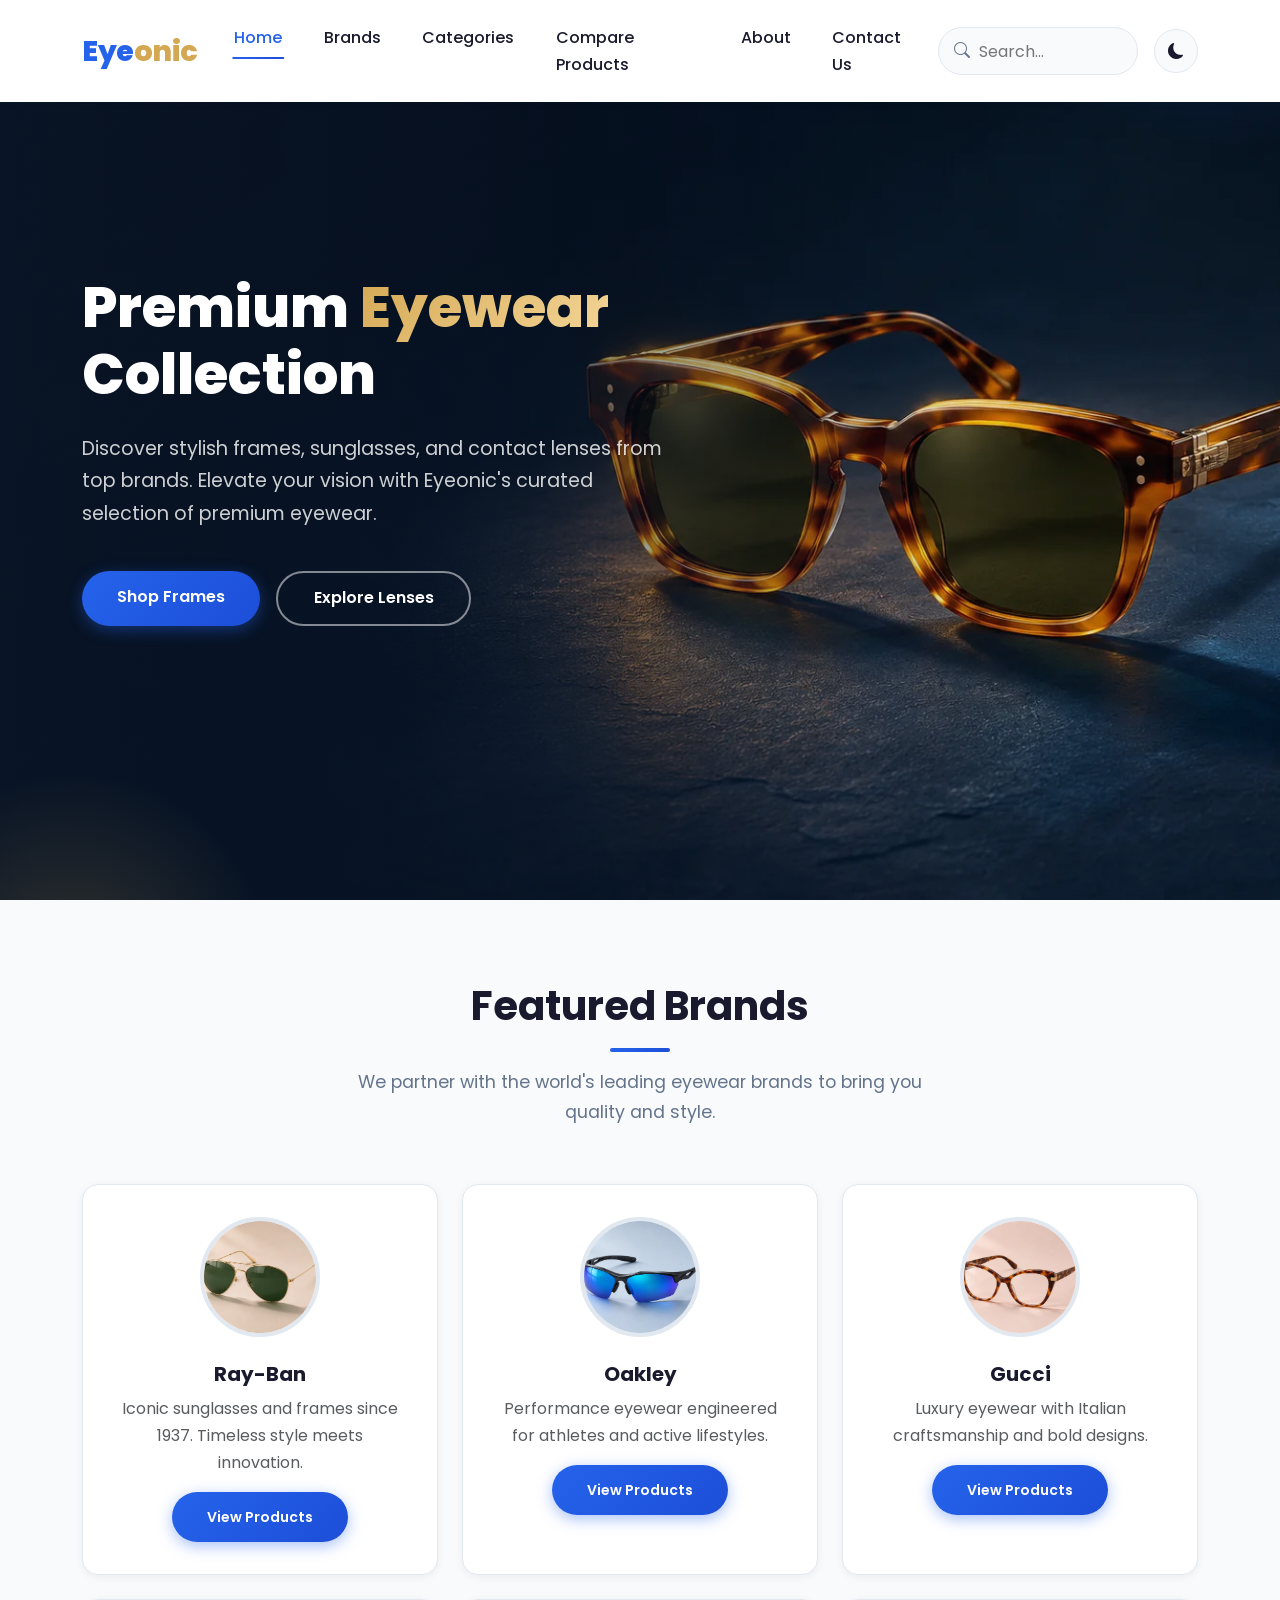
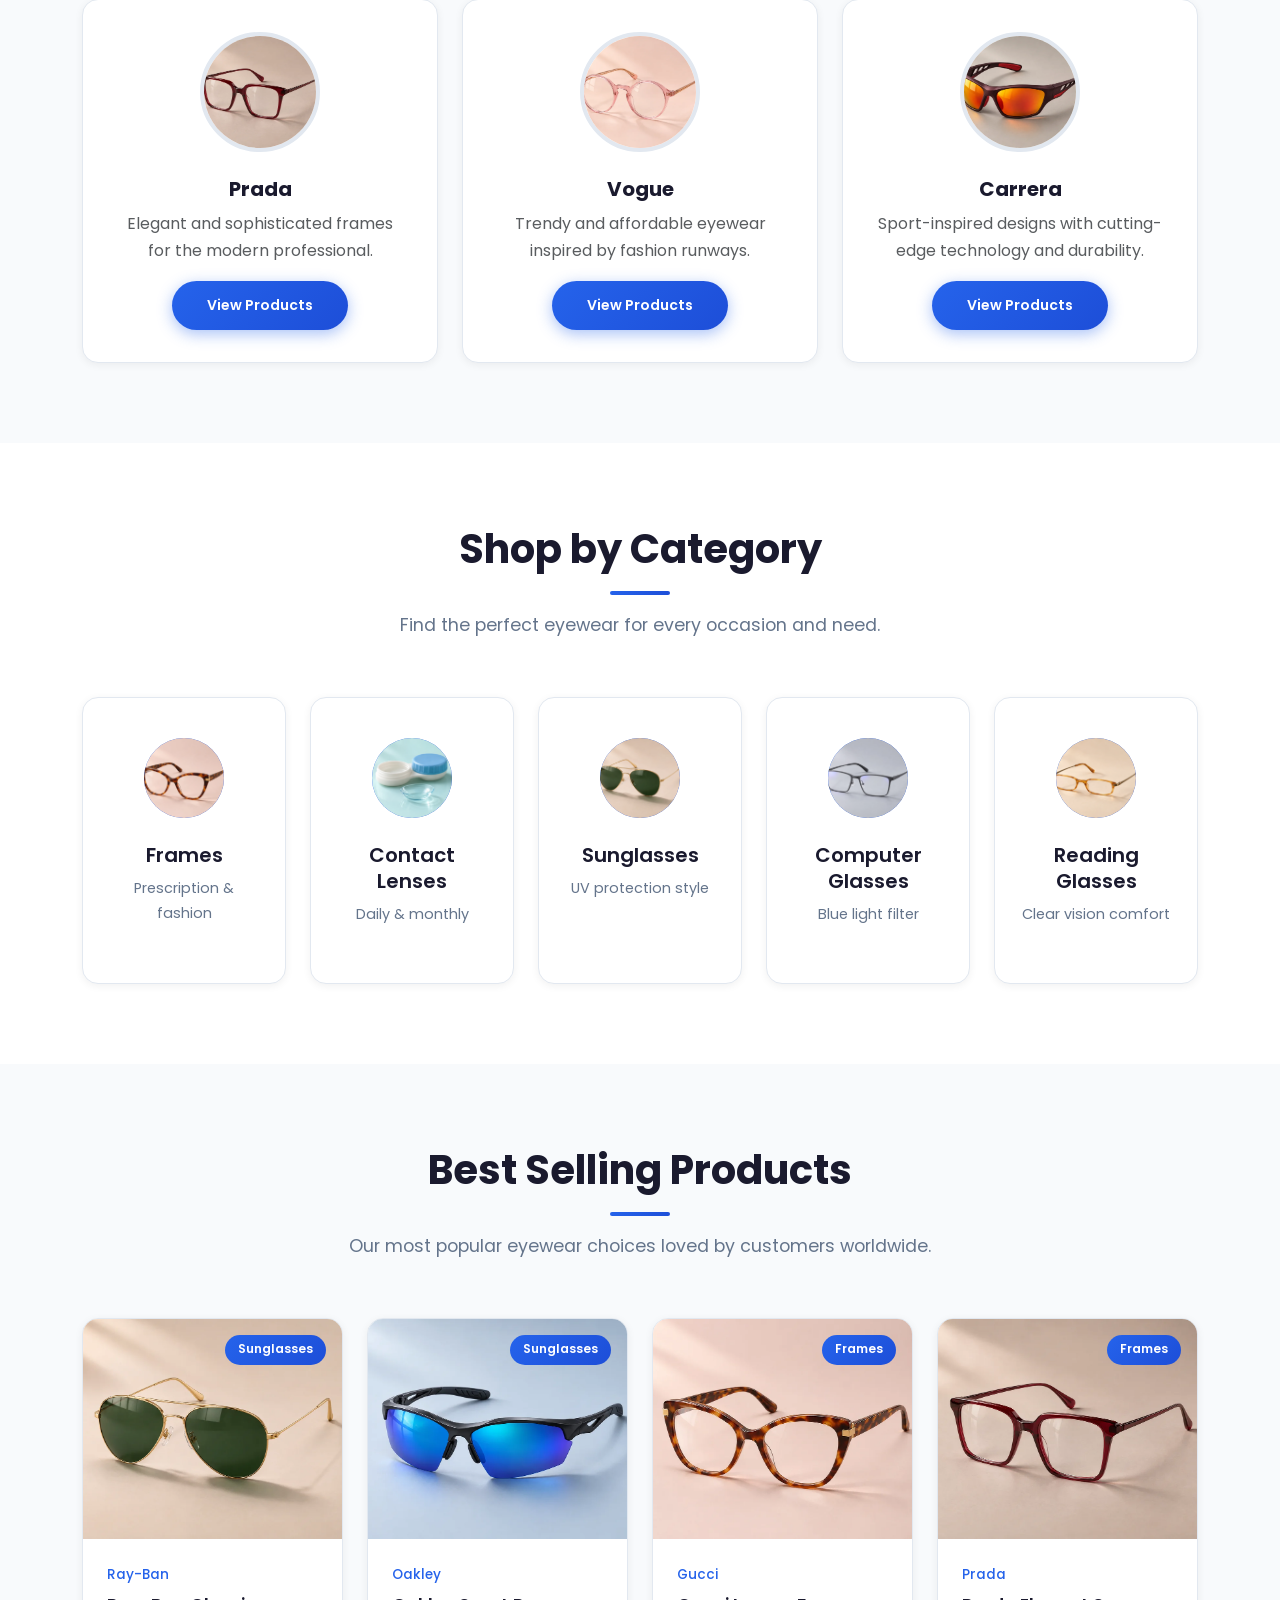
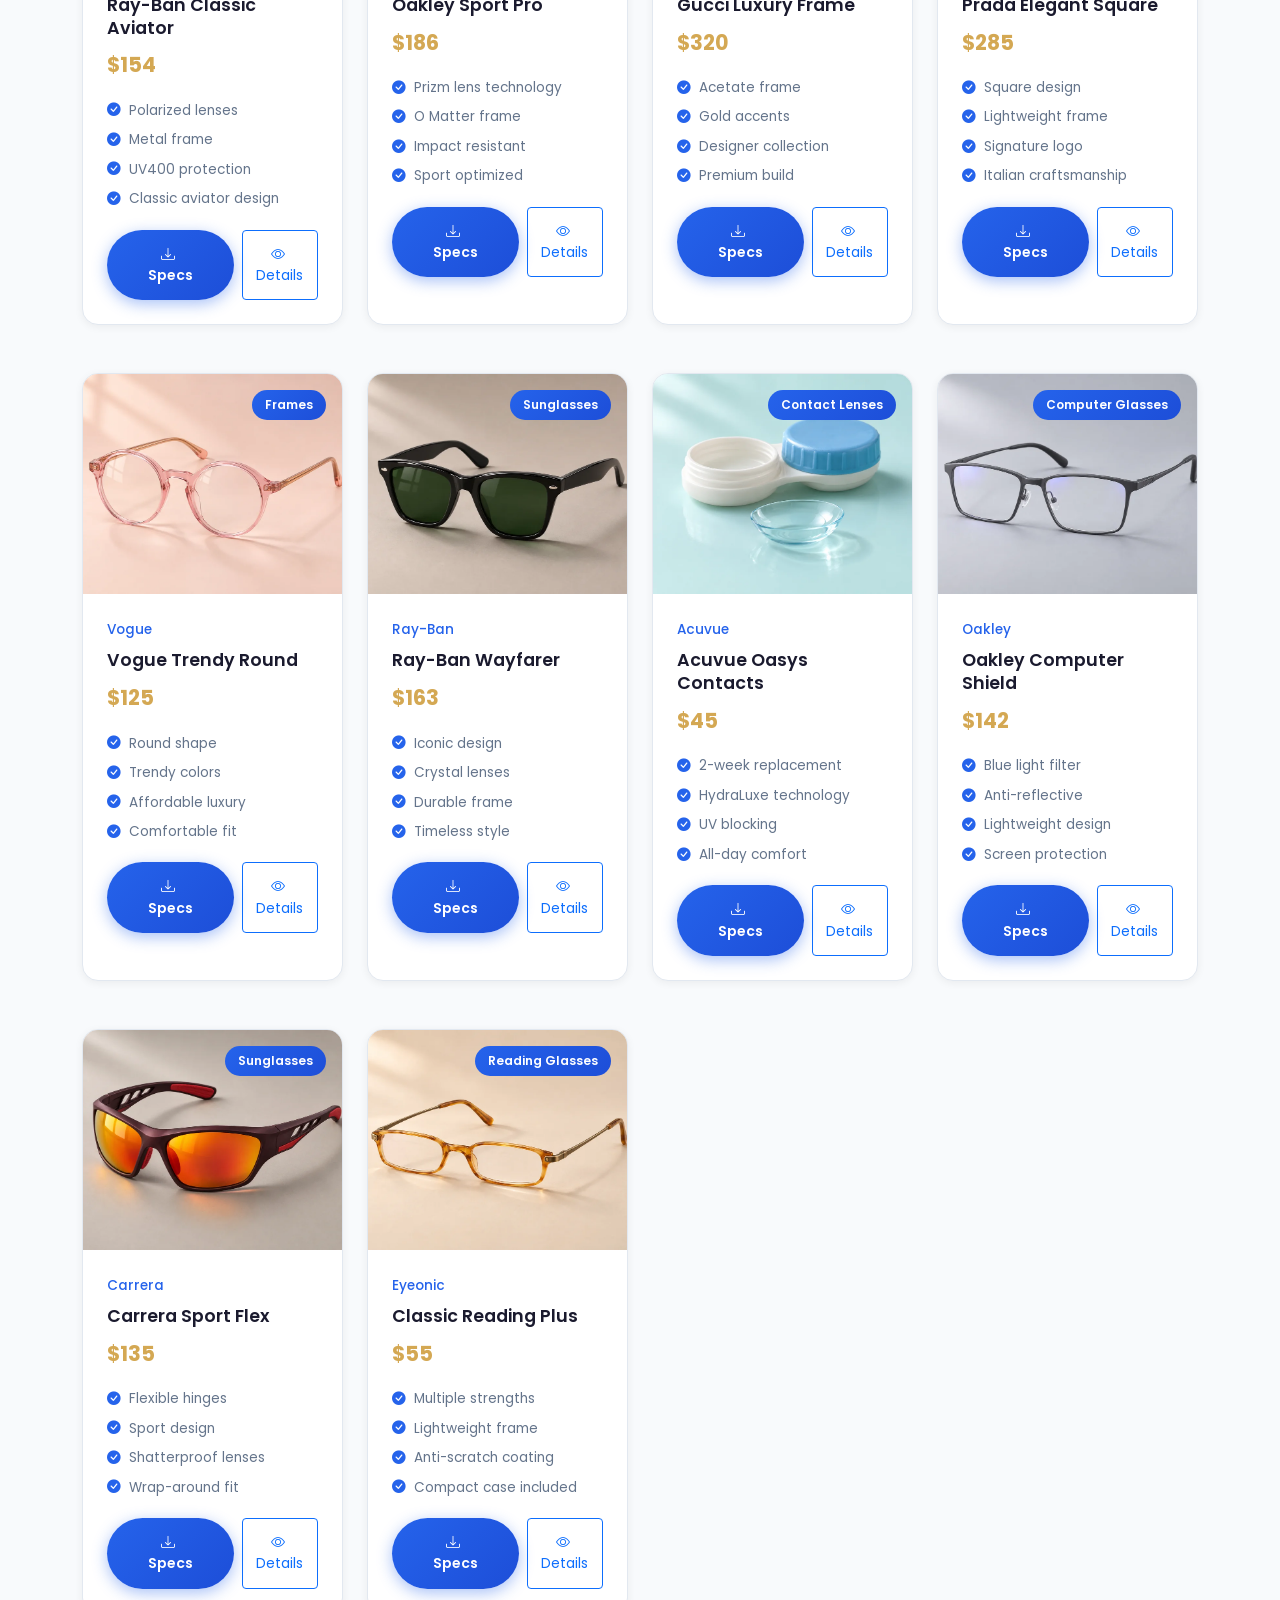
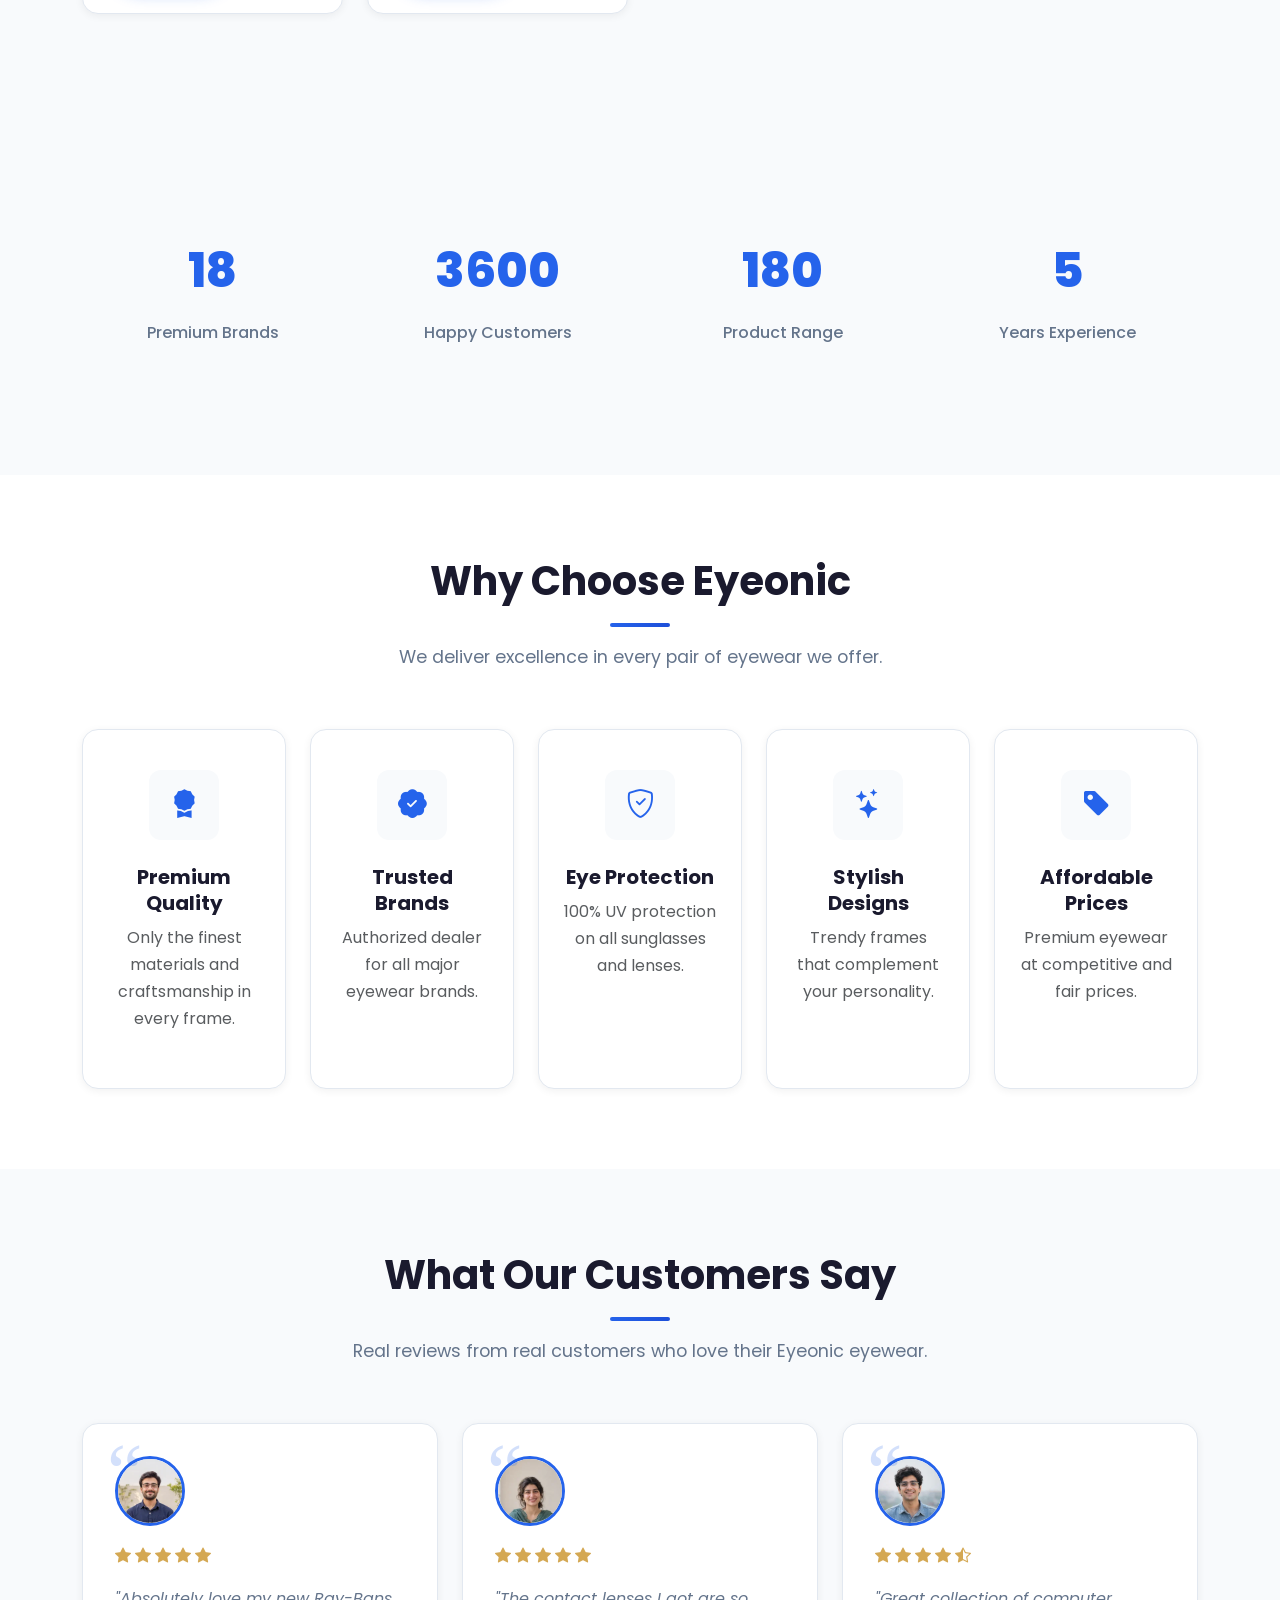
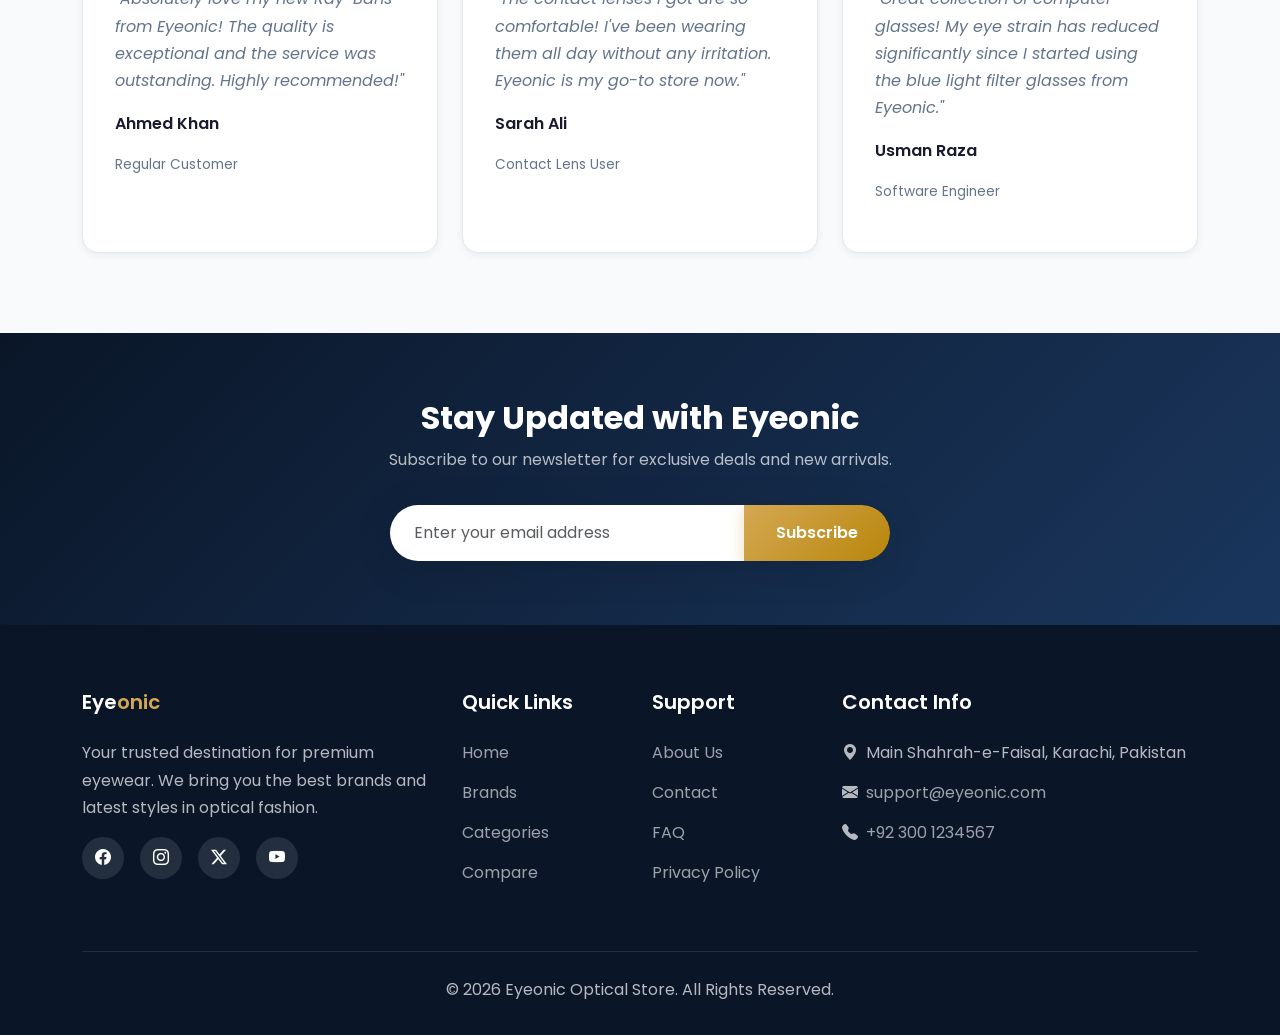
<file: index.html>
<!DOCTYPE html>
<html lang="en">
<head>
  <meta charset="UTF-8">
  <meta name="viewport" content="width=device-width, initial-scale=1.0">
  <title>Eyeonic - Premium Eyewear Collection</title>
  
  <!-- Bootstrap 5 CSS -->
  <link href="https://cdn.jsdelivr.net/npm/bootstrap@5.3.2/dist/css/bootstrap.min.css" rel="stylesheet">
  <!-- Bootstrap Icons -->
  <link href="https://cdn.jsdelivr.net/npm/bootstrap-icons@1.11.2/font/bootstrap-icons.css" rel="stylesheet">
  <!-- Custom CSS -->
  <link href="css/style.css" rel="stylesheet">
</head>
<body>

  <!-- Preloader -->
  <div id="preloader">
    <div class="loader"></div>
  </div>

  <!-- Navigation -->
  <nav class="navbar navbar-expand-lg fixed-top">
    <div class="container">
      <a class="navbar-brand" href="index.html">Eye<span>onic</span></a>
      <button class="navbar-toggler" type="button" data-bs-toggle="collapse" data-bs-target="#navbarNav">
        <span class="navbar-toggler-icon"></span>
      </button>
      <div class="collapse navbar-collapse" id="navbarNav">
        <ul class="navbar-nav mx-auto">
          <li class="nav-item"><a class="nav-link active" href="index.html">Home</a></li>
          <li class="nav-item"><a class="nav-link" href="brands.html">Brands</a></li>
          <li class="nav-item"><a class="nav-link" href="categories.html">Categories</a></li>
          <li class="nav-item"><a class="nav-link" href="compare.html">Compare Products</a></li>
          <li class="nav-item"><a class="nav-link" href="about.html">About</a></li>
          <li class="nav-item"><a class="nav-link" href="contact.html">Contact Us</a></li>
        </ul>
        <div class="d-flex align-items-center gap-3">
          <div class="search-container">
            <i class="bi bi-search search-icon"></i>
            <input type="text" class="search-input" id="searchInput" placeholder="Search...">
          </div>
          <button class="theme-toggle" id="themeToggle" aria-label="Toggle dark mode">
            <i class="bi bi-moon-fill"></i>
          </button>
        </div>
      </div>
    </div>
  </nav>

  <!-- Hero Section -->
  <section class="hero-section">
    <div class="container">
      <div class="row align-items-center">
        <div class="col-lg-8 hero-content">
          <h1>Premium <span>Eyewear</span> Collection</h1>
          <p>Discover stylish frames, sunglasses, and contact lenses from top brands. Elevate your vision with Eyeonic's curated selection of premium eyewear.</p>
          <div class="d-flex flex-wrap gap-3">
            <a href="categories.html" class="btn btn-primary-custom">Shop Frames</a>
            <a href="categories.html" class="btn btn-outline-custom">Explore Lenses</a>
          </div>
        </div>
      </div>
    </div>
  </section>

  <!-- Featured Brands Section -->
  <section class="section-padding bg-secondary-custom">
    <div class="container">
      <div class="section-header">
        <h2>Featured Brands</h2>
        <div class="divider"></div>
        <p>We partner with the world's leading eyewear brands to bring you quality and style.</p>
      </div>
      <div class="row g-4">
        <div class="col-lg-4 col-md-6">
          <div class="card-custom brand-card">
            <img src="images/products/aviator.webp" alt="Ray-Ban" class="brand-img" loading="lazy">
            <h5>Ray-Ban</h5>
            <p class="text-muted">Iconic sunglasses and frames since 1937. Timeless style meets innovation.</p>
            <a href="brands.html" class="btn btn-sm btn-primary-custom">View Products</a>
          </div>
        </div>
        <div class="col-lg-4 col-md-6">
          <div class="card-custom brand-card">
            <img src="images/products/sport-pro.webp" alt="Oakley" class="brand-img" loading="lazy">
            <h5>Oakley</h5>
            <p class="text-muted">Performance eyewear engineered for athletes and active lifestyles.</p>
            <a href="brands.html" class="btn btn-sm btn-primary-custom">View Products</a>
          </div>
        </div>
        <div class="col-lg-4 col-md-6">
          <div class="card-custom brand-card">
            <img src="images/products/luxury-frame.webp" alt="Gucci" class="brand-img" loading="lazy">
            <h5>Gucci</h5>
            <p class="text-muted">Luxury eyewear with Italian craftsmanship and bold designs.</p>
            <a href="brands.html" class="btn btn-sm btn-primary-custom">View Products</a>
          </div>
        </div>
        <div class="col-lg-4 col-md-6">
          <div class="card-custom brand-card">
            <img src="images/products/elegant-square.webp" alt="Prada" class="brand-img" loading="lazy">
            <h5>Prada</h5>
            <p class="text-muted">Elegant and sophisticated frames for the modern professional.</p>
            <a href="brands.html" class="btn btn-sm btn-primary-custom">View Products</a>
          </div>
        </div>
        <div class="col-lg-4 col-md-6">
          <div class="card-custom brand-card">
            <img src="images/products/trendy-round.webp" alt="Vogue" class="brand-img" loading="lazy">
            <h5>Vogue</h5>
            <p class="text-muted">Trendy and affordable eyewear inspired by fashion runways.</p>
            <a href="brands.html" class="btn btn-sm btn-primary-custom">View Products</a>
          </div>
        </div>
        <div class="col-lg-4 col-md-6">
          <div class="card-custom brand-card">
            <img src="images/products/sport-flex.webp" alt="Carrera" class="brand-img" loading="lazy">
            <h5>Carrera</h5>
            <p class="text-muted">Sport-inspired designs with cutting-edge technology and durability.</p>
            <a href="brands.html" class="btn btn-sm btn-primary-custom">View Products</a>
          </div>
        </div>
      </div>
    </div>
  </section>

  <!-- Categories Section -->
  <section class="section-padding">
    <div class="container">
      <div class="section-header">
        <h2>Shop by Category</h2>
        <div class="divider"></div>
        <p>Find the perfect eyewear for every occasion and need.</p>
      </div>
      <div class="row g-4">
        <div class="col-lg col-md-4 col-6">
          <a href="categories.html" class="card-custom category-card d-block">
            <div class="category-icon">
              <img src="images/products/luxury-frame.webp" alt="" width="80" height="80" loading="lazy">
            </div>
            <h5>Frames</h5>
            <p>Prescription & fashion</p>
          </a>
        </div>
        <div class="col-lg col-md-4 col-6">
          <a href="categories.html" class="card-custom category-card d-block">
            <div class="category-icon">
              <img src="images/products/contact-lenses.webp" alt="" width="80" height="80" loading="lazy">
            </div>
            <h5>Contact Lenses</h5>
            <p>Daily & monthly</p>
          </a>
        </div>
        <div class="col-lg col-md-4 col-6">
          <a href="categories.html" class="card-custom category-card d-block">
            <div class="category-icon">
              <img src="images/products/aviator.webp" alt="" width="80" height="80" loading="lazy">
            </div>
            <h5>Sunglasses</h5>
            <p>UV protection style</p>
          </a>
        </div>
        <div class="col-lg col-md-4 col-6">
          <a href="categories.html" class="card-custom category-card d-block">
            <div class="category-icon">
              <img src="images/products/computer-glasses.webp" alt="" width="80" height="80" loading="lazy">
            </div>
            <h5>Computer Glasses</h5>
            <p>Blue light filter</p>
          </a>
        </div>
        <div class="col-lg col-md-4 col-6">
          <a href="categories.html" class="card-custom category-card d-block">
            <div class="category-icon">
              <img src="images/products/reading-glasses.webp" alt="" width="80" height="80" loading="lazy">
            </div>
            <h5>Reading Glasses</h5>
            <p>Clear vision comfort</p>
          </a>
        </div>
      </div>
    </div>
  </section>

  <!-- Best Selling Products Section -->
  <section class="section-padding bg-secondary-custom">
    <div class="container">
      <div class="section-header">
        <h2>Best Selling Products</h2>
        <div class="divider"></div>
        <p>Our most popular eyewear choices loved by customers worldwide.</p>
      </div>
      <div class="row g-4" id="productsContainer">
        <!-- Products rendered by JavaScript -->
      </div>
    </div>
  </section>

  <!-- Animated Counters Section -->
  <section class="counter-section section-padding">
    <div class="container">
      <div class="row">
        <div class="col-lg-3 col-md-6">
          <div class="counter-box">
            <div class="counter-number" data-target="50">0</div>
            <p>Premium Brands</p>
          </div>
        </div>
        <div class="col-lg-3 col-md-6">
          <div class="counter-box">
            <div class="counter-number" data-target="10000">0</div>
            <p>Happy Customers</p>
          </div>
        </div>
        <div class="col-lg-3 col-md-6">
          <div class="counter-box">
            <div class="counter-number" data-target="500">0</div>
            <p>Product Range</p>
          </div>
        </div>
        <div class="col-lg-3 col-md-6">
          <div class="counter-box">
            <div class="counter-number" data-target="15">0</div>
            <p>Years Experience</p>
          </div>
        </div>
      </div>
    </div>
  </section>

  <!-- Why Choose Eyeonic Section -->
  <section class="section-padding">
    <div class="container">
      <div class="section-header">
        <h2>Why Choose Eyeonic</h2>
        <div class="divider"></div>
        <p>We deliver excellence in every pair of eyewear we offer.</p>
      </div>
      <div class="row g-4">
        <div class="col-lg col-md-4">
          <div class="card-custom why-choose-card">
            <div class="icon-box">
              <i class="bi bi-award-fill"></i>
            </div>
            <h5>Premium Quality</h5>
            <p class="text-muted">Only the finest materials and craftsmanship in every frame.</p>
          </div>
        </div>
        <div class="col-lg col-md-4">
          <div class="card-custom why-choose-card">
            <div class="icon-box">
              <i class="bi bi-patch-check-fill"></i>
            </div>
            <h5>Trusted Brands</h5>
            <p class="text-muted">Authorized dealer for all major eyewear brands.</p>
          </div>
        </div>
        <div class="col-lg col-md-4">
          <div class="card-custom why-choose-card">
            <div class="icon-box">
              <i class="bi bi-shield-check"></i>
            </div>
            <h5>Eye Protection</h5>
            <p class="text-muted">100% UV protection on all sunglasses and lenses.</p>
          </div>
        </div>
        <div class="col-lg col-md-4">
          <div class="card-custom why-choose-card">
            <div class="icon-box">
              <i class="bi bi-stars"></i>
            </div>
            <h5>Stylish Designs</h5>
            <p class="text-muted">Trendy frames that complement your personality.</p>
          </div>
        </div>
        <div class="col-lg col-md-4">
          <div class="card-custom why-choose-card">
            <div class="icon-box">
              <i class="bi bi-tag-fill"></i>
            </div>
            <h5>Affordable Prices</h5>
            <p class="text-muted">Premium eyewear at competitive and fair prices.</p>
          </div>
        </div>
      </div>
    </div>
  </section>

  <!-- Testimonials Section -->
  <section class="section-padding bg-secondary-custom">
    <div class="container">
      <div class="section-header">
        <h2>What Our Customers Say</h2>
        <div class="divider"></div>
        <p>Real reviews from real customers who love their Eyeonic eyewear.</p>
      </div>
      <div class="row g-4">
        <div class="col-lg-4">
          <div class="card-custom testimonial-card">
            <img src="images/customers/ahmed.webp" alt="Ahmed Khan" class="testimonial-img" loading="lazy">
            <div class="stars">
              <i class="bi bi-star-fill"></i>
              <i class="bi bi-star-fill"></i>
              <i class="bi bi-star-fill"></i>
              <i class="bi bi-star-fill"></i>
              <i class="bi bi-star-fill"></i>
            </div>
            <p class="testimonial-text">"Absolutely love my new Ray-Bans from Eyeonic! The quality is exceptional and the service was outstanding. Highly recommended!"</p>
            <p class="testimonial-name">Ahmed Khan</p>
            <p class="testimonial-role">Regular Customer</p>
          </div>
        </div>
        <div class="col-lg-4">
          <div class="card-custom testimonial-card">
            <img src="images/customers/sarah.webp" alt="Sarah Ali" class="testimonial-img" loading="lazy">
            <div class="stars">
              <i class="bi bi-star-fill"></i>
              <i class="bi bi-star-fill"></i>
              <i class="bi bi-star-fill"></i>
              <i class="bi bi-star-fill"></i>
              <i class="bi bi-star-fill"></i>
            </div>
            <p class="testimonial-text">"The contact lenses I got are so comfortable! I've been wearing them all day without any irritation. Eyeonic is my go-to store now."</p>
            <p class="testimonial-name">Sarah Ali</p>
            <p class="testimonial-role">Contact Lens User</p>
          </div>
        </div>
        <div class="col-lg-4">
          <div class="card-custom testimonial-card">
            <img src="images/customers/usman.webp" alt="Usman Raza" class="testimonial-img" loading="lazy">
            <div class="stars">
              <i class="bi bi-star-fill"></i>
              <i class="bi bi-star-fill"></i>
              <i class="bi bi-star-fill"></i>
              <i class="bi bi-star-fill"></i>
              <i class="bi bi-star-half"></i>
            </div>
            <p class="testimonial-text">"Great collection of computer glasses! My eye strain has reduced significantly since I started using the blue light filter glasses from Eyeonic."</p>
            <p class="testimonial-name">Usman Raza</p>
            <p class="testimonial-role">Software Engineer</p>
          </div>
        </div>
      </div>
    </div>
  </section>

  <!-- Newsletter Section -->
  <section class="newsletter-section">
    <div class="container text-center">
      <h3>Stay Updated with Eyeonic</h3>
      <p>Subscribe to our newsletter for exclusive deals and new arrivals.</p>
      <form class="newsletter-form" id="newsletterForm">
        <div class="input-group">
          <input type="email" class="form-control" placeholder="Enter your email address" required>
          <button class="btn btn-gold" type="submit">Subscribe</button>
        </div>
      </form>
    </div>
  </section>

  <!-- Footer -->
  <footer class="footer">
    <div class="container">
      <div class="row g-4">
        <div class="col-lg-4 col-md-6">
          <h5>Eye<span style="color: #d4a853;">onic</span></h5>
          <p>Your trusted destination for premium eyewear. We bring you the best brands and latest styles in optical fashion.</p>
          <div class="footer-social mt-3">
            <a href="#" aria-label="Facebook"><i class="bi bi-facebook"></i></a>
            <a href="#" aria-label="Instagram"><i class="bi bi-instagram"></i></a>
            <a href="#" aria-label="Twitter"><i class="bi bi-twitter-x"></i></a>
            <a href="#" aria-label="YouTube"><i class="bi bi-youtube"></i></a>
          </div>
        </div>
        <div class="col-lg-2 col-md-6">
          <h5>Quick Links</h5>
          <ul class="footer-links">
            <li><a href="index.html">Home</a></li>
            <li><a href="brands.html">Brands</a></li>
            <li><a href="categories.html">Categories</a></li>
            <li><a href="compare.html">Compare</a></li>
          </ul>
        </div>
        <div class="col-lg-2 col-md-6">
          <h5>Support</h5>
          <ul class="footer-links">
            <li><a href="about.html">About Us</a></li>
            <li><a href="contact.html">Contact</a></li>
            <li><a href="#">FAQ</a></li>
            <li><a href="#">Privacy Policy</a></li>
          </ul>
        </div>
        <div class="col-lg-4 col-md-6">
          <h5>Contact Info</h5>
          <ul class="footer-links">
            <li><i class="bi bi-geo-alt-fill me-2"></i>Main Shahrah-e-Faisal, Karachi, Pakistan</li>
            <li><i class="bi bi-envelope-fill me-2"></i><a href="mailto:support@eyeonic.com">support@eyeonic.com</a></li>
            <li><i class="bi bi-telephone-fill me-2"></i><a href="tel:+923001234567">+92 300 1234567</a></li>
          </ul>
        </div>
      </div>
      <div class="footer-bottom">
        <p class="mb-0">&copy; 2026 Eyeonic Optical Store. All Rights Reserved.</p>
      </div>
    </div>
  </footer>

  <!-- Scroll to Top Button -->
  <button class="scroll-top" id="scrollTopBtn" aria-label="Scroll to top">
    <i class="bi bi-arrow-up"></i>
  </button>

  <!-- Bootstrap 5 JS Bundle -->
  <script src="https://cdn.jsdelivr.net/npm/bootstrap@5.3.2/dist/js/bootstrap.bundle.min.js"></script>
  <!-- Custom JS -->
  <script src="js/app.js"></script>
  <script>
    // Render best selling products on home page
    document.addEventListener('DOMContentLoaded', function() {
      renderProducts('productsContainer', products);
    });
  </script>
</body>
</html>
</file>
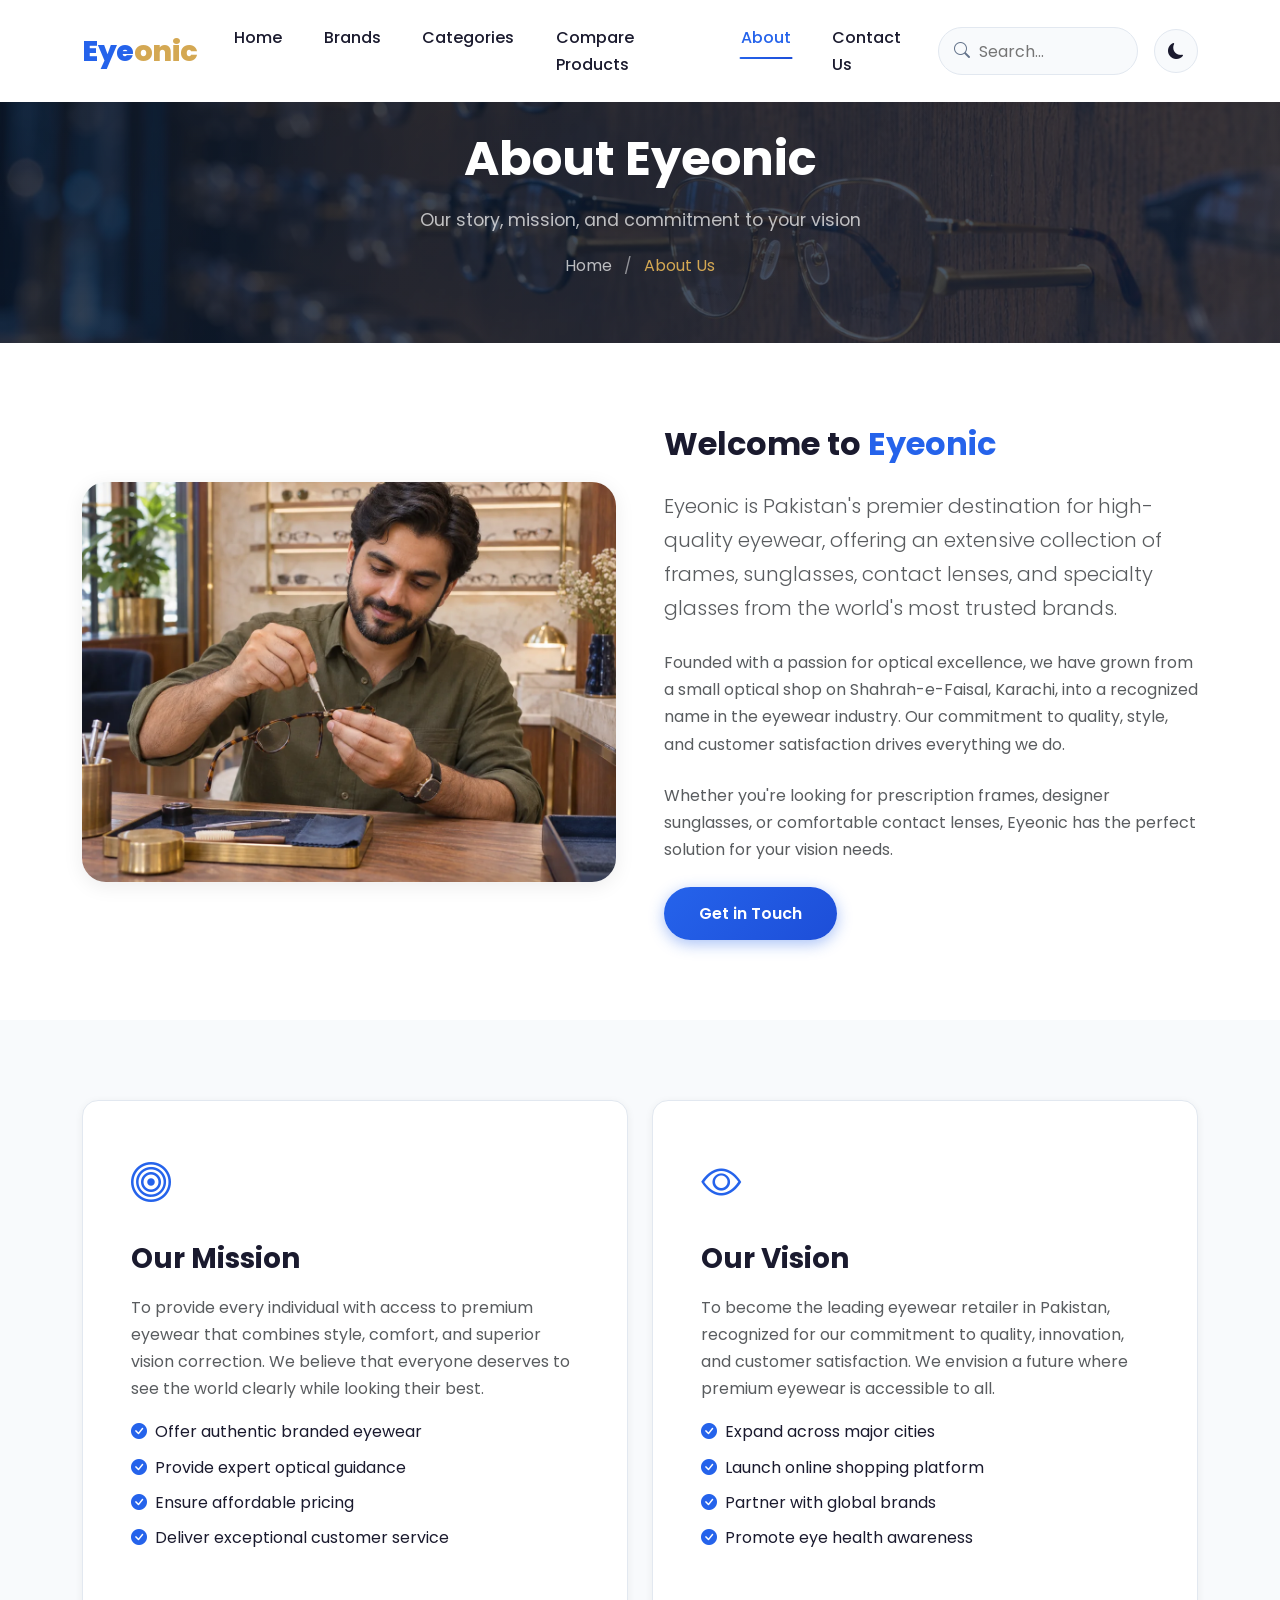
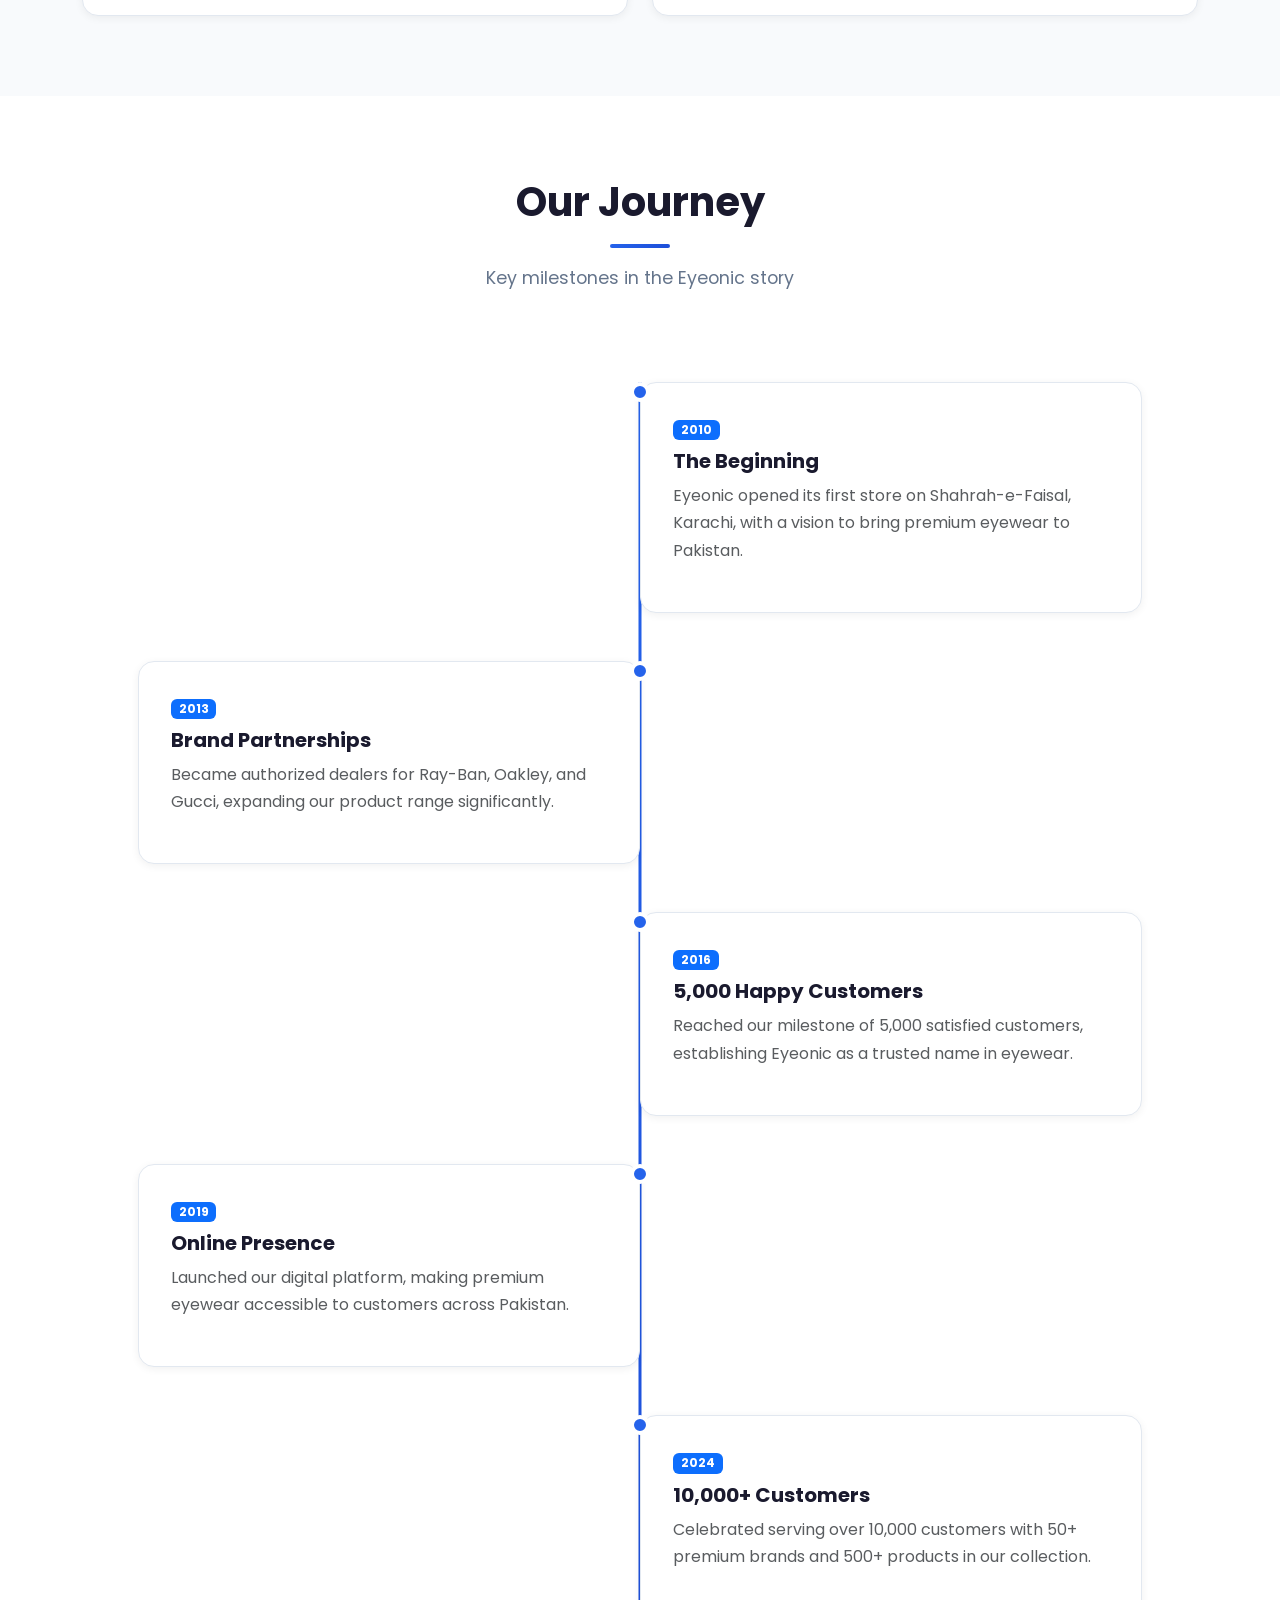
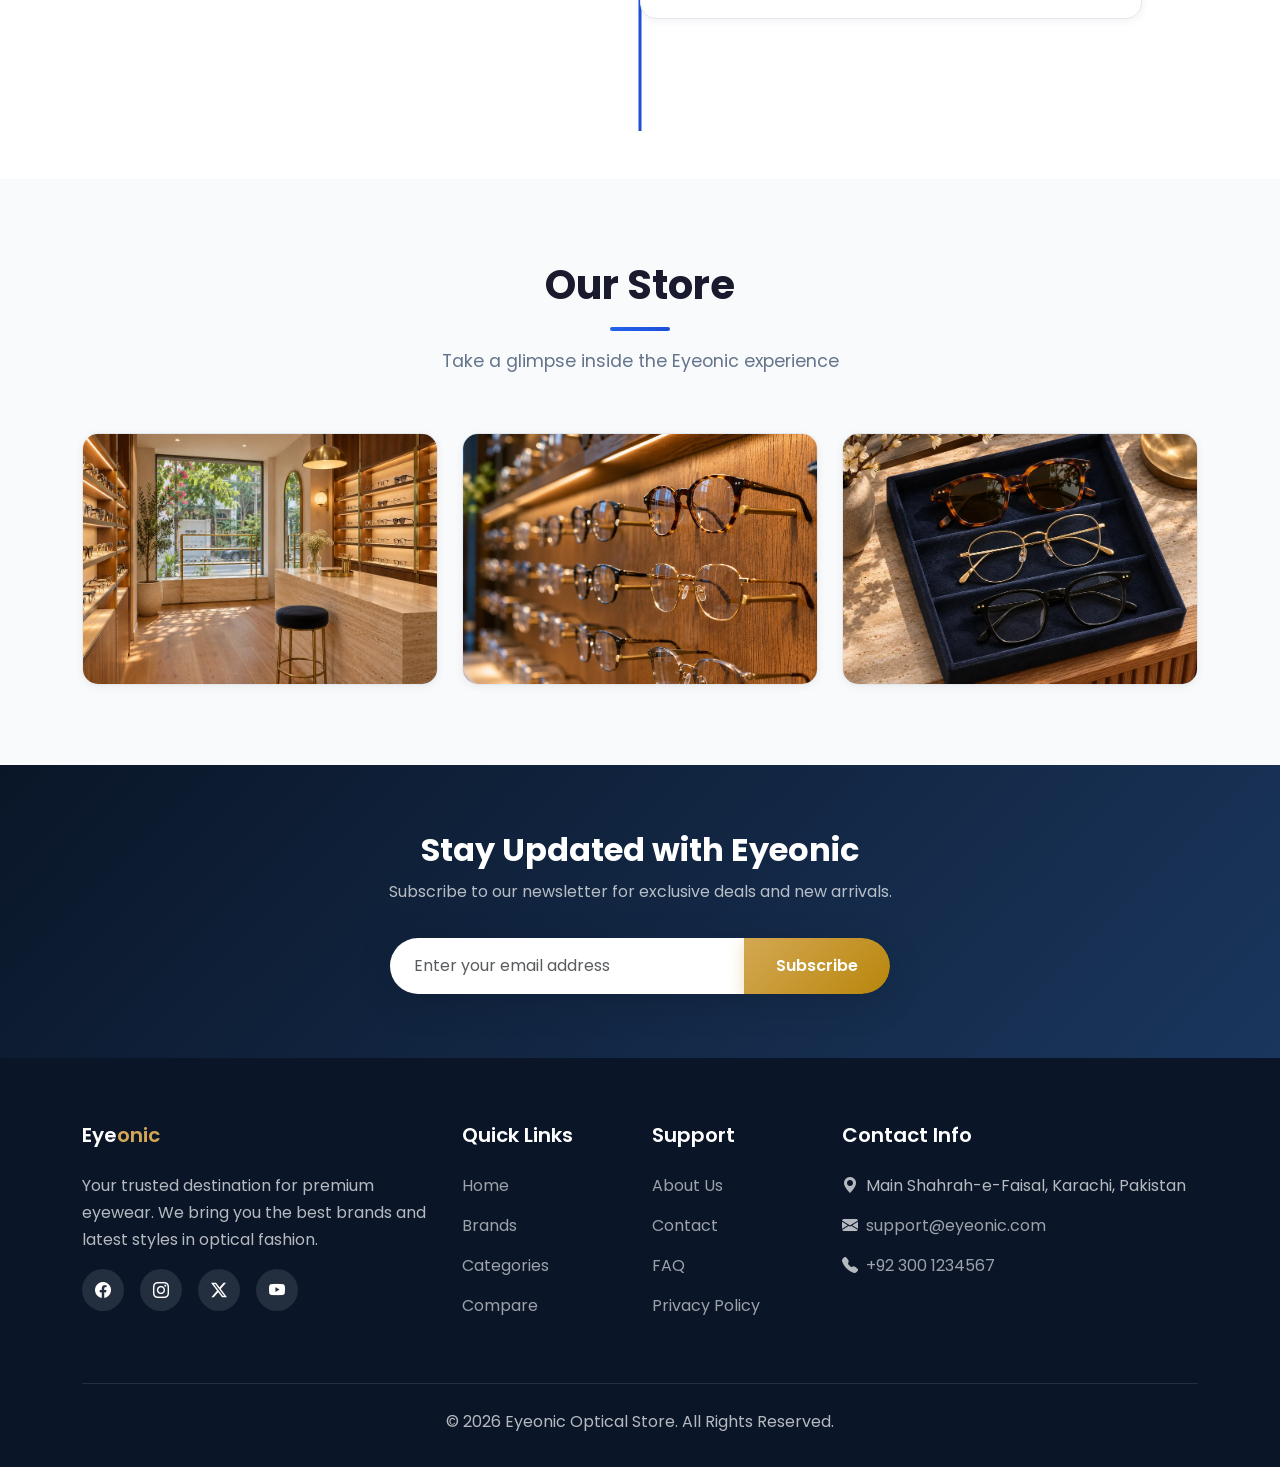
<file: about.html>
<!DOCTYPE html>
<html lang="en">
<head>
  <meta charset="UTF-8">
  <meta name="viewport" content="width=device-width, initial-scale=1.0">
  <title>About Us - Eyeonic Premium Eyewear</title>
  
  <!-- Bootstrap 5 CSS -->
  <link href="https://cdn.jsdelivr.net/npm/bootstrap@5.3.2/dist/css/bootstrap.min.css" rel="stylesheet">
  <!-- Bootstrap Icons -->
  <link href="https://cdn.jsdelivr.net/npm/bootstrap-icons@1.11.2/font/bootstrap-icons.css" rel="stylesheet">
  <!-- Custom CSS -->
  <link href="css/style.css" rel="stylesheet">
</head>
<body>

  <!-- Preloader -->
  <div id="preloader">
    <div class="loader"></div>
  </div>

  <!-- Navigation -->
  <nav class="navbar navbar-expand-lg fixed-top">
    <div class="container">
      <a class="navbar-brand" href="index.html">Eye<span>onic</span></a>
      <button class="navbar-toggler" type="button" data-bs-toggle="collapse" data-bs-target="#navbarNav">
        <span class="navbar-toggler-icon"></span>
      </button>
      <div class="collapse navbar-collapse" id="navbarNav">
        <ul class="navbar-nav mx-auto">
          <li class="nav-item"><a class="nav-link" href="index.html">Home</a></li>
          <li class="nav-item"><a class="nav-link" href="brands.html">Brands</a></li>
          <li class="nav-item"><a class="nav-link" href="categories.html">Categories</a></li>
          <li class="nav-item"><a class="nav-link" href="compare.html">Compare Products</a></li>
          <li class="nav-item"><a class="nav-link active" href="about.html">About</a></li>
          <li class="nav-item"><a class="nav-link" href="contact.html">Contact Us</a></li>
        </ul>
        <div class="d-flex align-items-center gap-3">
          <div class="search-container">
            <i class="bi bi-search search-icon"></i>
            <input type="text" class="search-input" id="searchInput" placeholder="Search...">
          </div>
          <button class="theme-toggle" id="themeToggle" aria-label="Toggle dark mode">
            <i class="bi bi-moon-fill"></i>
          </button>
        </div>
      </div>
    </div>
  </nav>

  <!-- Page Header -->
  <section class="page-header">
    <div class="container">
      <h1>About Eyeonic</h1>
      <p>Our story, mission, and commitment to your vision</p>
      <nav class="breadcrumb-custom">
        <a href="index.html">Home</a> <span class="mx-2 text-white-50">/</span> <span class="active">About Us</span>
      </nav>
    </div>
  </section>

  <!-- Company Introduction -->
  <section class="section-padding">
    <div class="container">
      <div class="row align-items-center g-5">
        <div class="col-lg-6">
          <img src="images/store/optician.webp" alt="An optician adjusting a tortoiseshell frame at the counter" width="1152" height="864" class="img-fluid rounded-xl shadow-custom">
        </div>
        <div class="col-lg-6">
          <h2 class="mb-4">Welcome to <span class="text-accent">Eyeonic</span></h2>
          <p class="lead text-muted mb-4">Eyeonic is Pakistan's premier destination for high-quality eyewear, offering an extensive collection of frames, sunglasses, contact lenses, and specialty glasses from the world's most trusted brands.</p>
          <p class="text-muted mb-4">Founded with a passion for optical excellence, we have grown from a small optical shop on Shahrah-e-Faisal, Karachi, into a recognized name in the eyewear industry. Our commitment to quality, style, and customer satisfaction drives everything we do.</p>
          <p class="text-muted">Whether you're looking for prescription frames, designer sunglasses, or comfortable contact lenses, Eyeonic has the perfect solution for your vision needs.</p>
          <div class="mt-4">
            <a href="contact.html" class="btn btn-primary-custom">Get in Touch</a>
          </div>
        </div>
      </div>
    </div>
  </section>

  <!-- Mission & Vision -->
  <section class="section-padding bg-secondary-custom">
    <div class="container">
      <div class="row g-4">
        <div class="col-lg-6">
          <div class="card-custom p-4 p-md-5 h-100">
            <div class="icon-box mb-4">
              <i class="bi bi-bullseye" style="font-size: 2.5rem; color: var(--accent);"></i>
            </div>
            <h3 class="mb-3">Our Mission</h3>
            <p class="text-muted">To provide every individual with access to premium eyewear that combines style, comfort, and superior vision correction. We believe that everyone deserves to see the world clearly while looking their best.</p>
            <ul class="list-unstyled mt-3">
              <li class="mb-2"><i class="bi bi-check-circle-fill text-accent me-2"></i>Offer authentic branded eyewear</li>
              <li class="mb-2"><i class="bi bi-check-circle-fill text-accent me-2"></i>Provide expert optical guidance</li>
              <li class="mb-2"><i class="bi bi-check-circle-fill text-accent me-2"></i>Ensure affordable pricing</li>
              <li><i class="bi bi-check-circle-fill text-accent me-2"></i>Deliver exceptional customer service</li>
            </ul>
          </div>
        </div>
        <div class="col-lg-6">
          <div class="card-custom p-4 p-md-5 h-100">
            <div class="icon-box mb-4">
              <i class="bi bi-eye" style="font-size: 2.5rem; color: var(--accent);"></i>
            </div>
            <h3 class="mb-3">Our Vision</h3>
            <p class="text-muted">To become the leading eyewear retailer in Pakistan, recognized for our commitment to quality, innovation, and customer satisfaction. We envision a future where premium eyewear is accessible to all.</p>
            <ul class="list-unstyled mt-3">
              <li class="mb-2"><i class="bi bi-check-circle-fill text-accent me-2"></i>Expand across major cities</li>
              <li class="mb-2"><i class="bi bi-check-circle-fill text-accent me-2"></i>Launch online shopping platform</li>
              <li class="mb-2"><i class="bi bi-check-circle-fill text-accent me-2"></i>Partner with global brands</li>
              <li><i class="bi bi-check-circle-fill text-accent me-2"></i>Promote eye health awareness</li>
            </ul>
          </div>
        </div>
      </div>
    </div>
  </section>

  <!-- Timeline / Achievements -->
  <section class="section-padding">
    <div class="container">
      <div class="section-header">
        <h2>Our Journey</h2>
        <div class="divider"></div>
        <p>Key milestones in the Eyeonic story</p>
      </div>
      <div class="timeline">
        <div class="timeline-item">
          <div class="timeline-dot"></div>
          <div class="timeline-content">
            <span class="badge bg-primary mb-2">2010</span>
            <h5>The Beginning</h5>
            <p class="text-muted">Eyeonic opened its first store on Shahrah-e-Faisal, Karachi, with a vision to bring premium eyewear to Pakistan.</p>
          </div>
        </div>
        <div class="timeline-item">
          <div class="timeline-dot"></div>
          <div class="timeline-content">
            <span class="badge bg-primary mb-2">2013</span>
            <h5>Brand Partnerships</h5>
            <p class="text-muted">Became authorized dealers for Ray-Ban, Oakley, and Gucci, expanding our product range significantly.</p>
          </div>
        </div>
        <div class="timeline-item">
          <div class="timeline-dot"></div>
          <div class="timeline-content">
            <span class="badge bg-primary mb-2">2016</span>
            <h5>5,000 Happy Customers</h5>
            <p class="text-muted">Reached our milestone of 5,000 satisfied customers, establishing Eyeonic as a trusted name in eyewear.</p>
          </div>
        </div>
        <div class="timeline-item">
          <div class="timeline-dot"></div>
          <div class="timeline-content">
            <span class="badge bg-primary mb-2">2019</span>
            <h5>Online Presence</h5>
            <p class="text-muted">Launched our digital platform, making premium eyewear accessible to customers across Pakistan.</p>
          </div>
        </div>
        <div class="timeline-item">
          <div class="timeline-dot"></div>
          <div class="timeline-content">
            <span class="badge bg-primary mb-2">2024</span>
            <h5>10,000+ Customers</h5>
            <p class="text-muted">Celebrated serving over 10,000 customers with 50+ premium brands and 500+ products in our collection.</p>
          </div>
        </div>
      </div>
    </div>
  </section>

  <!-- Store Gallery -->
  <section class="section-padding bg-secondary-custom">
    <div class="container">
      <div class="section-header">
        <h2>Our Store</h2>
        <div class="divider"></div>
        <p>Take a glimpse inside the Eyeonic experience</p>
      </div>
      <div class="row g-4">
        <div class="col-lg-4 col-md-6">
          <div class="card-custom overflow-hidden">
            <img src="images/store/showroom.webp" alt="Eyewear showroom with illuminated wooden shelves" loading="lazy" class="img-fluid" style="height: 250px; object-fit: cover; width: 100%;">
          </div>
        </div>
        <div class="col-lg-4 col-md-6">
          <div class="card-custom overflow-hidden">
            <img src="images/store/eyewear-display.webp" alt="Eyeglass frames on individual display stands" loading="lazy" class="img-fluid" style="height: 250px; object-fit: cover; width: 100%;">
          </div>
        </div>
        <div class="col-lg-4 col-md-6">
          <div class="card-custom overflow-hidden">
            <img src="images/store/premium-collection.webp" alt="Three pairs of glasses in a navy display tray" loading="lazy" class="img-fluid" style="height: 250px; object-fit: cover; width: 100%;">
          </div>
        </div>
      </div>
    </div>
  </section>

  <!-- Newsletter Section -->
  <section class="newsletter-section">
    <div class="container text-center">
      <h3>Stay Updated with Eyeonic</h3>
      <p>Subscribe to our newsletter for exclusive deals and new arrivals.</p>
      <form class="newsletter-form" id="newsletterForm">
        <div class="input-group">
          <input type="email" class="form-control" placeholder="Enter your email address" required>
          <button class="btn btn-gold" type="submit">Subscribe</button>
        </div>
      </form>
    </div>
  </section>

  <!-- Footer -->
  <footer class="footer">
    <div class="container">
      <div class="row g-4">
        <div class="col-lg-4 col-md-6">
          <h5>Eye<span style="color: #d4a853;">onic</span></h5>
          <p>Your trusted destination for premium eyewear. We bring you the best brands and latest styles in optical fashion.</p>
          <div class="footer-social mt-3">
            <a href="#" aria-label="Facebook"><i class="bi bi-facebook"></i></a>
            <a href="#" aria-label="Instagram"><i class="bi bi-instagram"></i></a>
            <a href="#" aria-label="Twitter"><i class="bi bi-twitter-x"></i></a>
            <a href="#" aria-label="YouTube"><i class="bi bi-youtube"></i></a>
          </div>
        </div>
        <div class="col-lg-2 col-md-6">
          <h5>Quick Links</h5>
          <ul class="footer-links">
            <li><a href="index.html">Home</a></li>
            <li><a href="brands.html">Brands</a></li>
            <li><a href="categories.html">Categories</a></li>
            <li><a href="compare.html">Compare</a></li>
          </ul>
        </div>
        <div class="col-lg-2 col-md-6">
          <h5>Support</h5>
          <ul class="footer-links">
            <li><a href="about.html">About Us</a></li>
            <li><a href="contact.html">Contact</a></li>
            <li><a href="#">FAQ</a></li>
            <li><a href="#">Privacy Policy</a></li>
          </ul>
        </div>
        <div class="col-lg-4 col-md-6">
          <h5>Contact Info</h5>
          <ul class="footer-links">
            <li><i class="bi bi-geo-alt-fill me-2"></i>Main Shahrah-e-Faisal, Karachi, Pakistan</li>
            <li><i class="bi bi-envelope-fill me-2"></i><a href="mailto:support@eyeonic.com">support@eyeonic.com</a></li>
            <li><i class="bi bi-telephone-fill me-2"></i><a href="tel:+923001234567">+92 300 1234567</a></li>
          </ul>
        </div>
      </div>
      <div class="footer-bottom">
        <p class="mb-0">&copy; 2026 Eyeonic Optical Store. All Rights Reserved.</p>
      </div>
    </div>
  </footer>

  <!-- Scroll to Top Button -->
  <button class="scroll-top" id="scrollTopBtn" aria-label="Scroll to top">
    <i class="bi bi-arrow-up"></i>
  </button>

  <!-- Bootstrap 5 JS Bundle -->
  <script src="https://cdn.jsdelivr.net/npm/bootstrap@5.3.2/dist/js/bootstrap.bundle.min.js"></script>
  <!-- Custom JS -->
  <script src="js/app.js"></script>
</body>
</html>
</file>
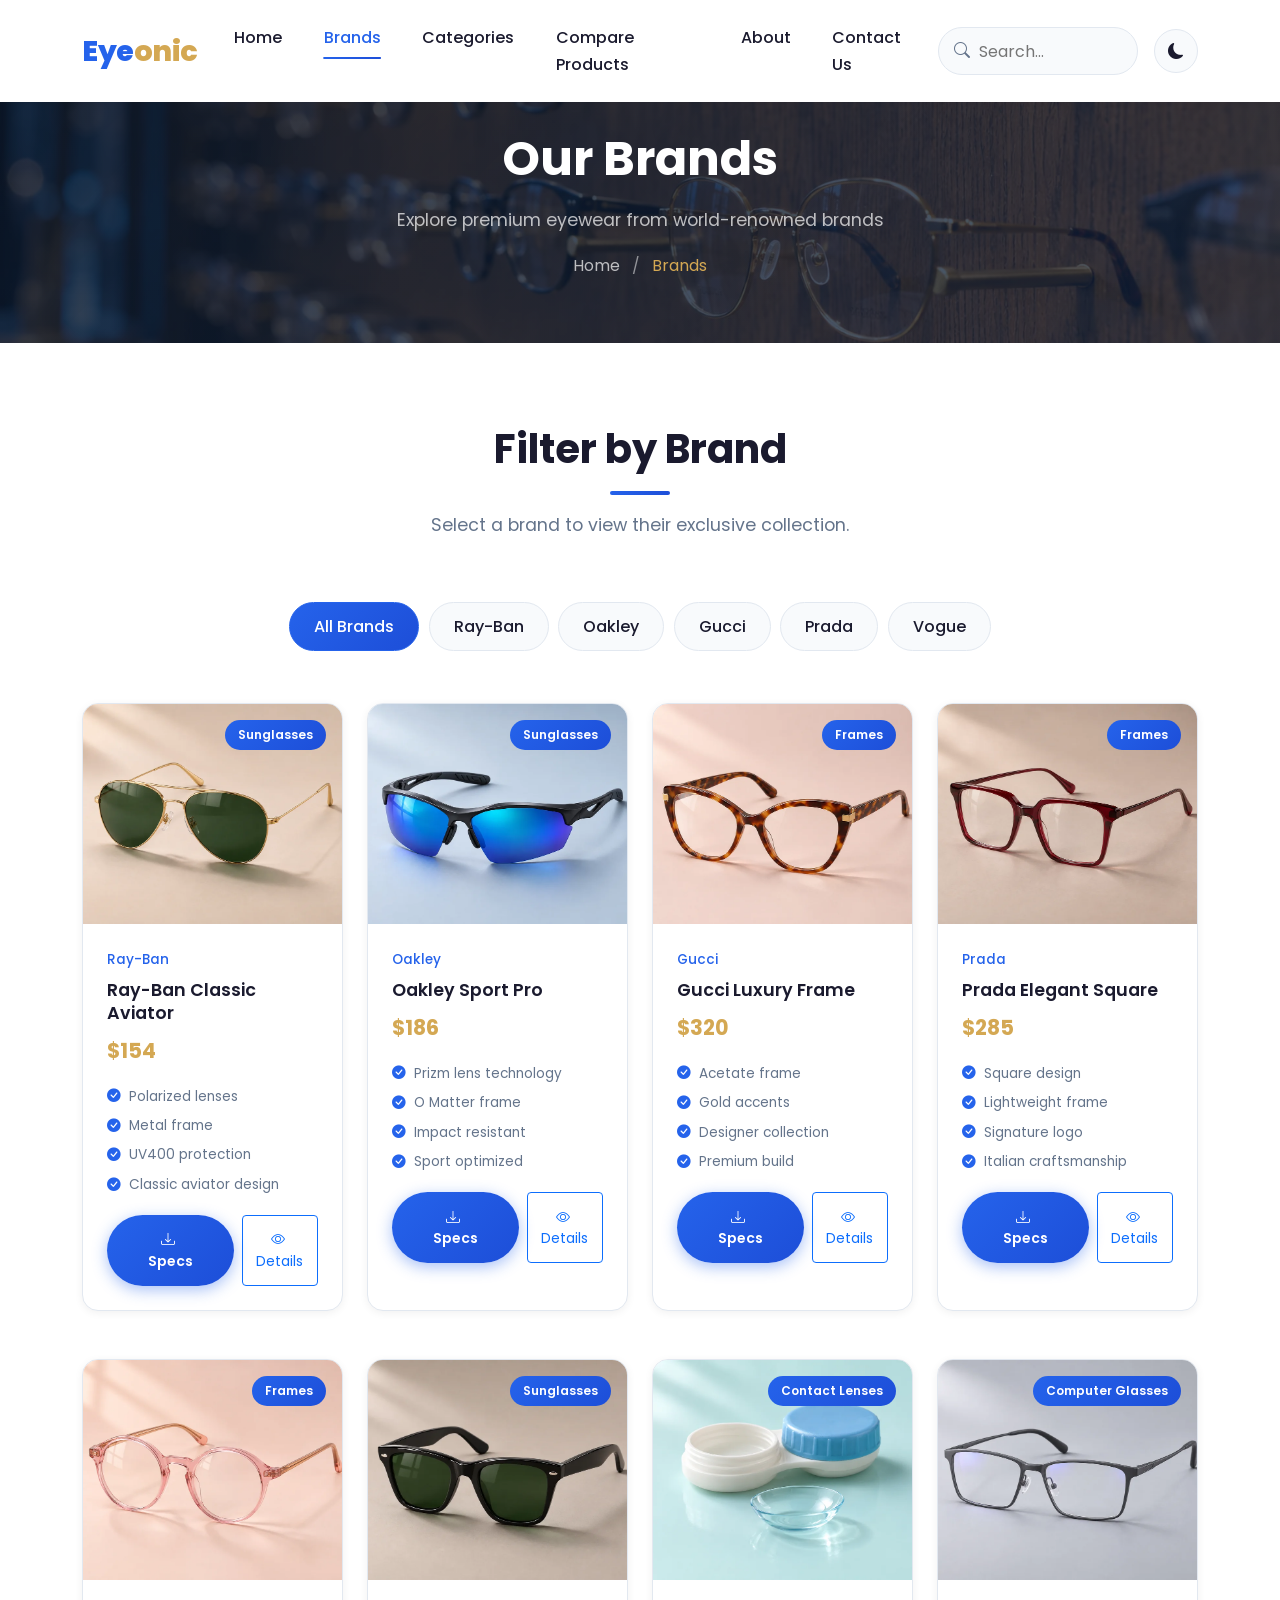
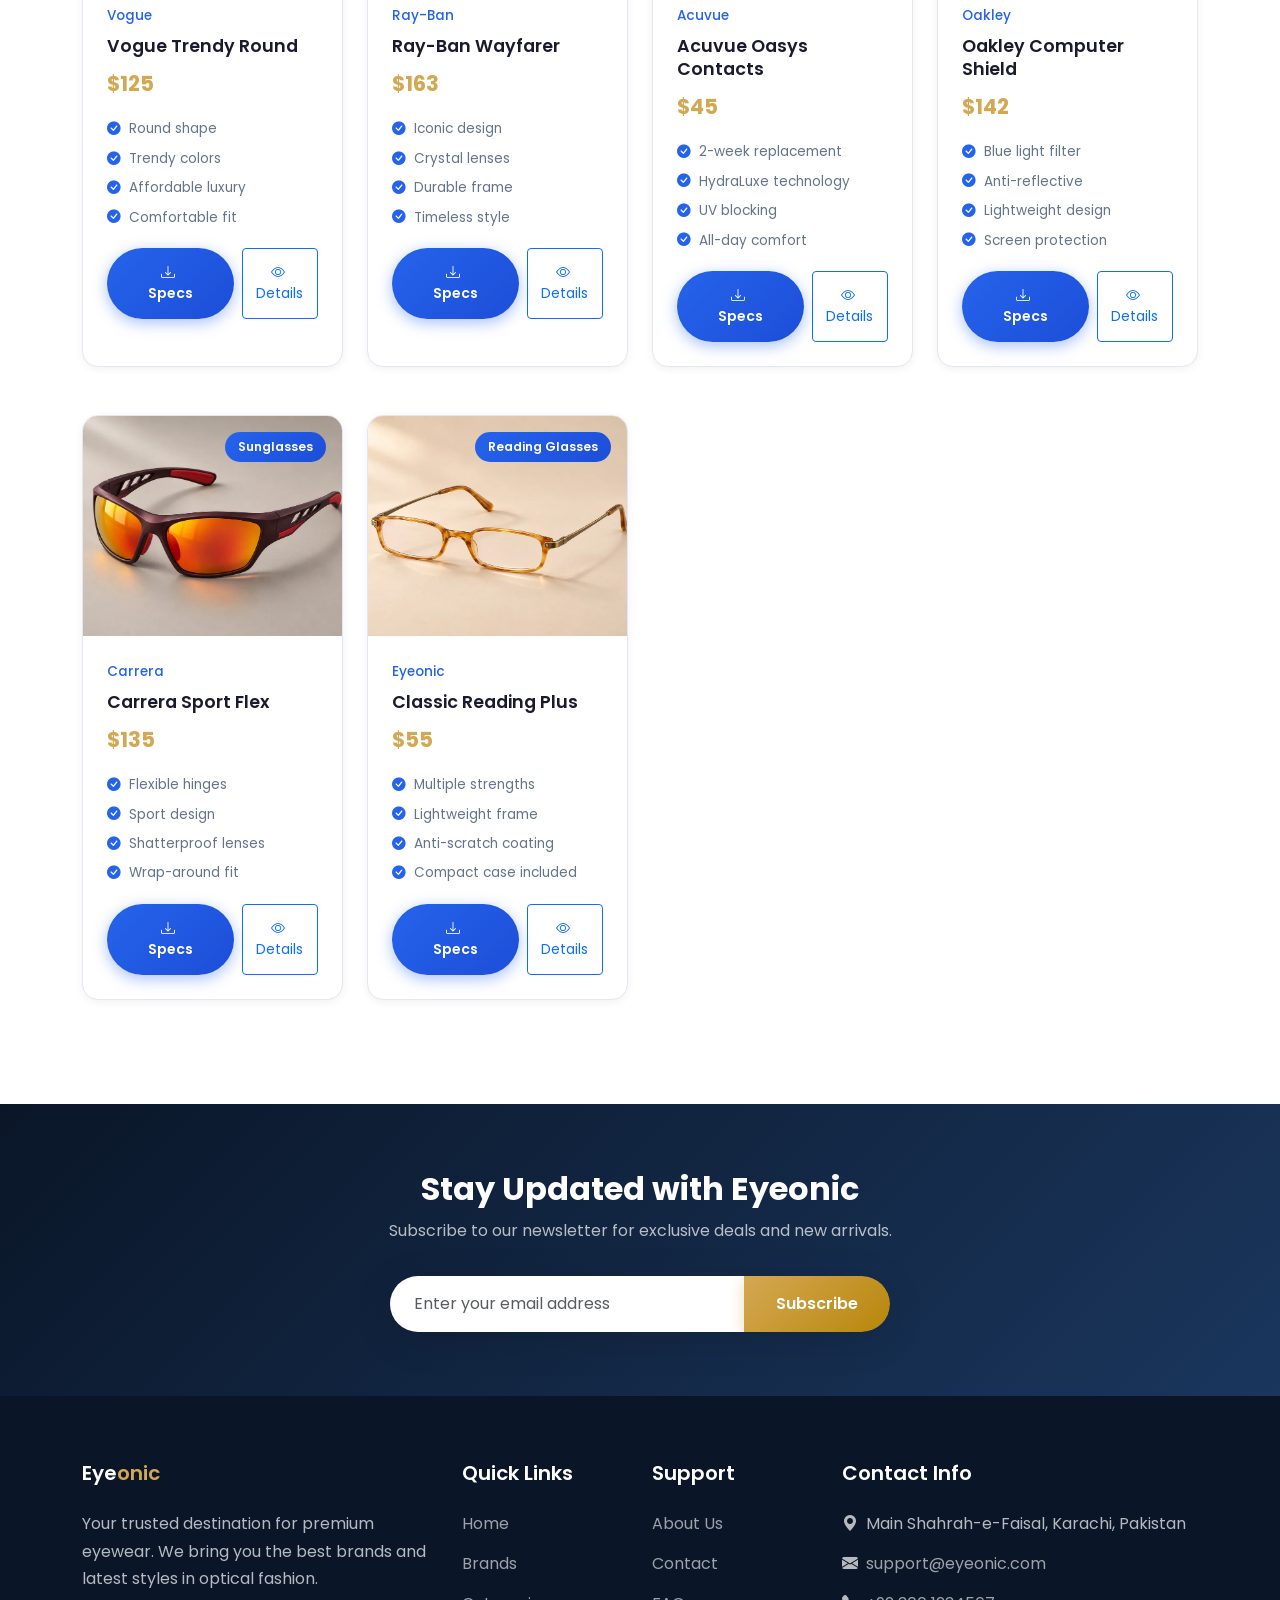
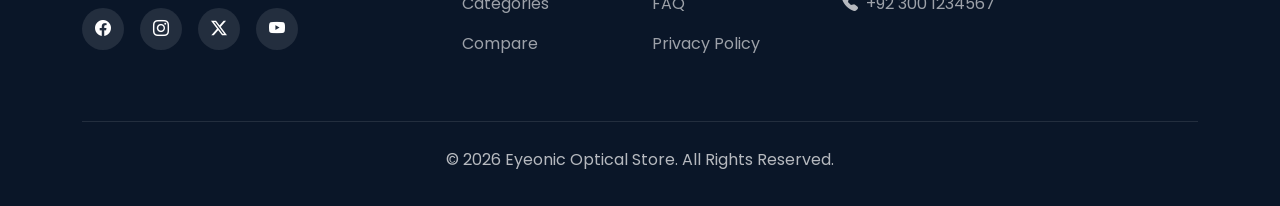
<file: brands.html>
<!DOCTYPE html>
<html lang="en">
<head>
  <meta charset="UTF-8">
  <meta name="viewport" content="width=device-width, initial-scale=1.0">
  <title>Brands - Eyeonic Premium Eyewear</title>
  
  <!-- Bootstrap 5 CSS -->
  <link href="https://cdn.jsdelivr.net/npm/bootstrap@5.3.2/dist/css/bootstrap.min.css" rel="stylesheet">
  <!-- Bootstrap Icons -->
  <link href="https://cdn.jsdelivr.net/npm/bootstrap-icons@1.11.2/font/bootstrap-icons.css" rel="stylesheet">
  <!-- Custom CSS -->
  <link href="css/style.css" rel="stylesheet">
</head>
<body>

  <!-- Preloader -->
  <div id="preloader">
    <div class="loader"></div>
  </div>

  <!-- Navigation -->
  <nav class="navbar navbar-expand-lg fixed-top">
    <div class="container">
      <a class="navbar-brand" href="index.html">Eye<span>onic</span></a>
      <button class="navbar-toggler" type="button" data-bs-toggle="collapse" data-bs-target="#navbarNav">
        <span class="navbar-toggler-icon"></span>
      </button>
      <div class="collapse navbar-collapse" id="navbarNav">
        <ul class="navbar-nav mx-auto">
          <li class="nav-item"><a class="nav-link" href="index.html">Home</a></li>
          <li class="nav-item"><a class="nav-link active" href="brands.html">Brands</a></li>
          <li class="nav-item"><a class="nav-link" href="categories.html">Categories</a></li>
          <li class="nav-item"><a class="nav-link" href="compare.html">Compare Products</a></li>
          <li class="nav-item"><a class="nav-link" href="about.html">About</a></li>
          <li class="nav-item"><a class="nav-link" href="contact.html">Contact Us</a></li>
        </ul>
        <div class="d-flex align-items-center gap-3">
          <div class="search-container">
            <i class="bi bi-search search-icon"></i>
            <input type="text" class="search-input" id="searchInput" placeholder="Search...">
          </div>
          <button class="theme-toggle" id="themeToggle" aria-label="Toggle dark mode">
            <i class="bi bi-moon-fill"></i>
          </button>
        </div>
      </div>
    </div>
  </nav>

  <!-- Page Header -->
  <section class="page-header">
    <div class="container">
      <h1>Our Brands</h1>
      <p>Explore premium eyewear from world-renowned brands</p>
      <nav class="breadcrumb-custom">
        <a href="index.html">Home</a> <span class="mx-2 text-white-50">/</span> <span class="active">Brands</span>
      </nav>
    </div>
  </section>

  <!-- Brand Filter Section -->
  <section class="section-padding">
    <div class="container">
      <div class="section-header">
        <h2>Filter by Brand</h2>
        <div class="divider"></div>
        <p>Select a brand to view their exclusive collection.</p>
      </div>
      <div class="d-flex flex-wrap justify-content-center mb-5">
        <button class="filter-btn brand-filter-btn active" data-brand="all">All Brands</button>
        <button class="filter-btn brand-filter-btn" data-brand="Ray-Ban">Ray-Ban</button>
        <button class="filter-btn brand-filter-btn" data-brand="Oakley">Oakley</button>
        <button class="filter-btn brand-filter-btn" data-brand="Gucci">Gucci</button>
        <button class="filter-btn brand-filter-btn" data-brand="Prada">Prada</button>
        <button class="filter-btn brand-filter-btn" data-brand="Vogue">Vogue</button>
      </div>
      <div class="row g-4" id="productsContainer">
        <!-- Products rendered by JavaScript -->
      </div>
    </div>
  </section>

  <!-- Newsletter Section -->
  <section class="newsletter-section">
    <div class="container text-center">
      <h3>Stay Updated with Eyeonic</h3>
      <p>Subscribe to our newsletter for exclusive deals and new arrivals.</p>
      <form class="newsletter-form" id="newsletterForm">
        <div class="input-group">
          <input type="email" class="form-control" placeholder="Enter your email address" required>
          <button class="btn btn-gold" type="submit">Subscribe</button>
        </div>
      </form>
    </div>
  </section>

  <!-- Footer -->
  <footer class="footer">
    <div class="container">
      <div class="row g-4">
        <div class="col-lg-4 col-md-6">
          <h5>Eye<span style="color: #d4a853;">onic</span></h5>
          <p>Your trusted destination for premium eyewear. We bring you the best brands and latest styles in optical fashion.</p>
          <div class="footer-social mt-3">
            <a href="#" aria-label="Facebook"><i class="bi bi-facebook"></i></a>
            <a href="#" aria-label="Instagram"><i class="bi bi-instagram"></i></a>
            <a href="#" aria-label="Twitter"><i class="bi bi-twitter-x"></i></a>
            <a href="#" aria-label="YouTube"><i class="bi bi-youtube"></i></a>
          </div>
        </div>
        <div class="col-lg-2 col-md-6">
          <h5>Quick Links</h5>
          <ul class="footer-links">
            <li><a href="index.html">Home</a></li>
            <li><a href="brands.html">Brands</a></li>
            <li><a href="categories.html">Categories</a></li>
            <li><a href="compare.html">Compare</a></li>
          </ul>
        </div>
        <div class="col-lg-2 col-md-6">
          <h5>Support</h5>
          <ul class="footer-links">
            <li><a href="about.html">About Us</a></li>
            <li><a href="contact.html">Contact</a></li>
            <li><a href="#">FAQ</a></li>
            <li><a href="#">Privacy Policy</a></li>
          </ul>
        </div>
        <div class="col-lg-4 col-md-6">
          <h5>Contact Info</h5>
          <ul class="footer-links">
            <li><i class="bi bi-geo-alt-fill me-2"></i>Main Shahrah-e-Faisal, Karachi, Pakistan</li>
            <li><i class="bi bi-envelope-fill me-2"></i><a href="mailto:support@eyeonic.com">support@eyeonic.com</a></li>
            <li><i class="bi bi-telephone-fill me-2"></i><a href="tel:+923001234567">+92 300 1234567</a></li>
          </ul>
        </div>
      </div>
      <div class="footer-bottom">
        <p class="mb-0">&copy; 2026 Eyeonic Optical Store. All Rights Reserved.</p>
      </div>
    </div>
  </footer>

  <!-- Scroll to Top Button -->
  <button class="scroll-top" id="scrollTopBtn" aria-label="Scroll to top">
    <i class="bi bi-arrow-up"></i>
  </button>

  <!-- Bootstrap 5 JS Bundle -->
  <script src="https://cdn.jsdelivr.net/npm/bootstrap@5.3.2/dist/js/bootstrap.bundle.min.js"></script>
  <!-- Custom JS -->
  <script src="js/app.js"></script>
  <script>
    // Render all products on brands page
    document.addEventListener('DOMContentLoaded', function() {
      renderProducts('productsContainer', products);
    });
  </script>
</body>
</html>
</file>
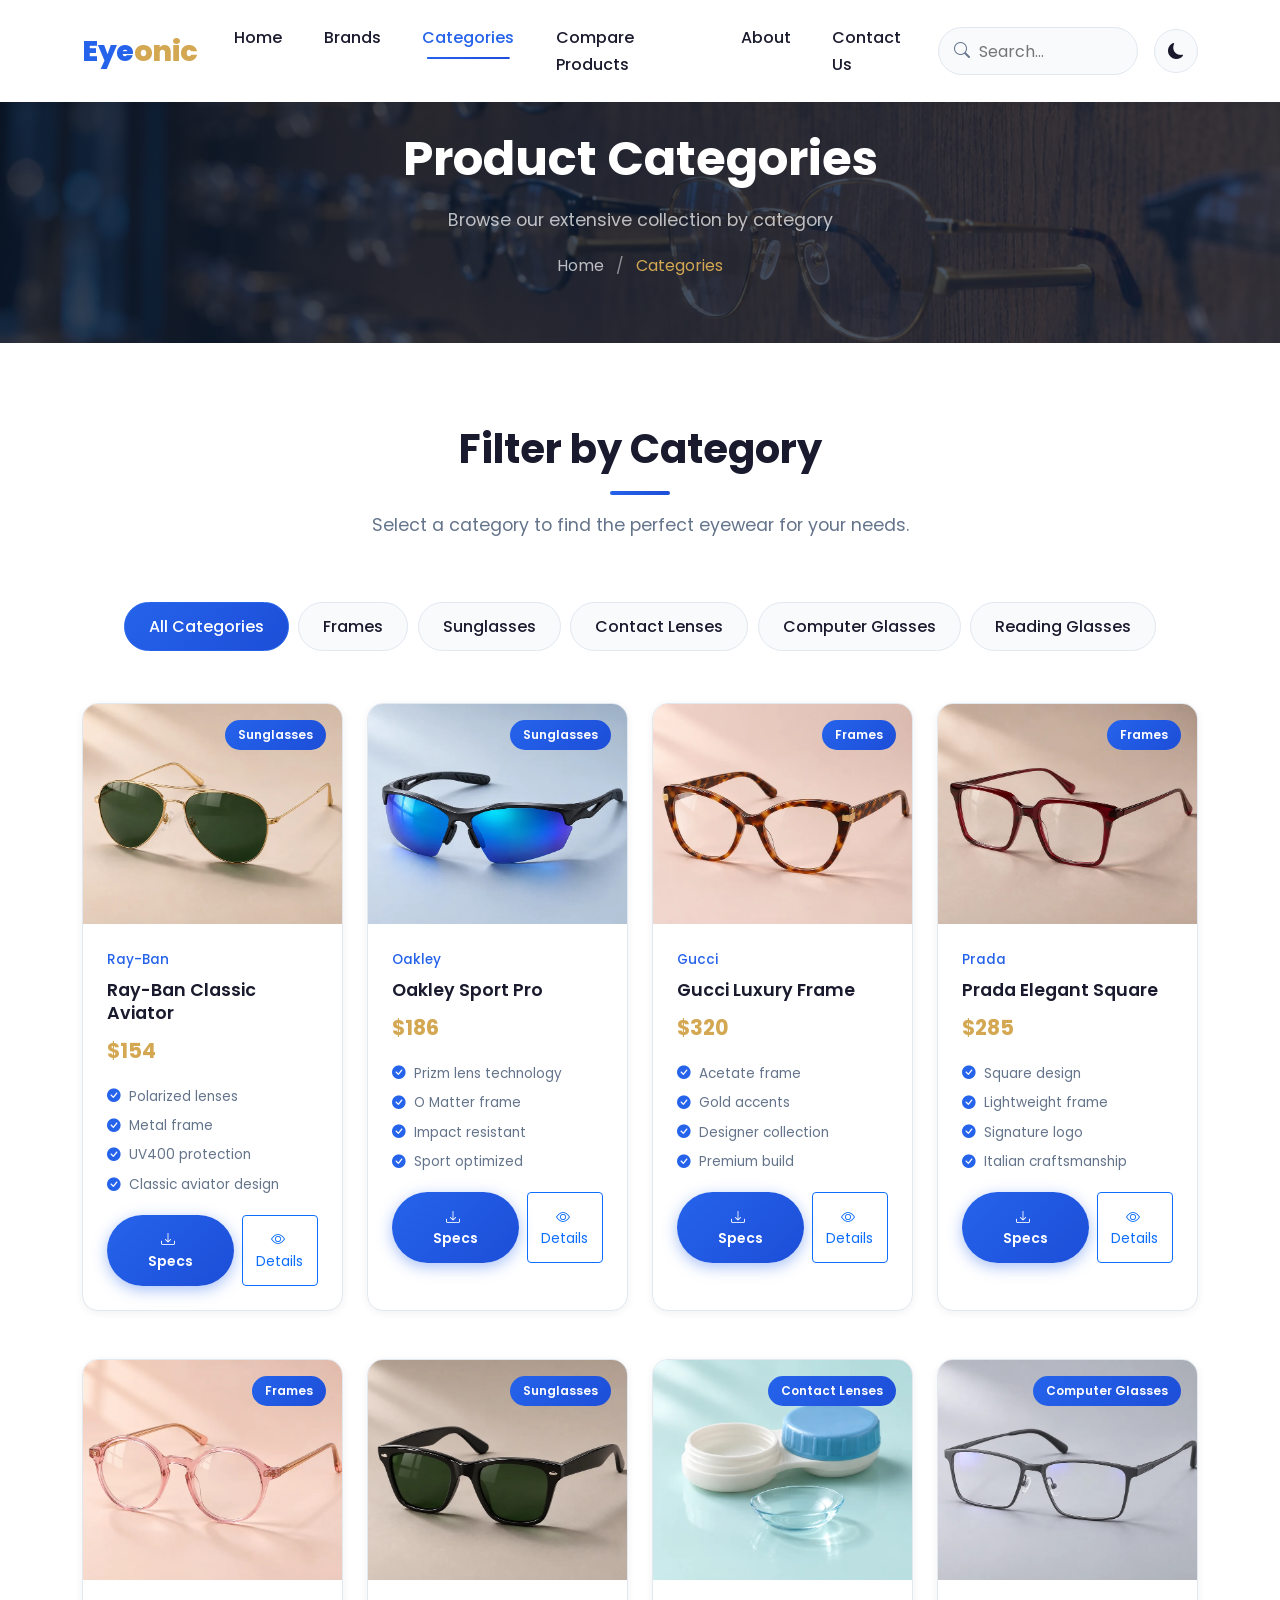
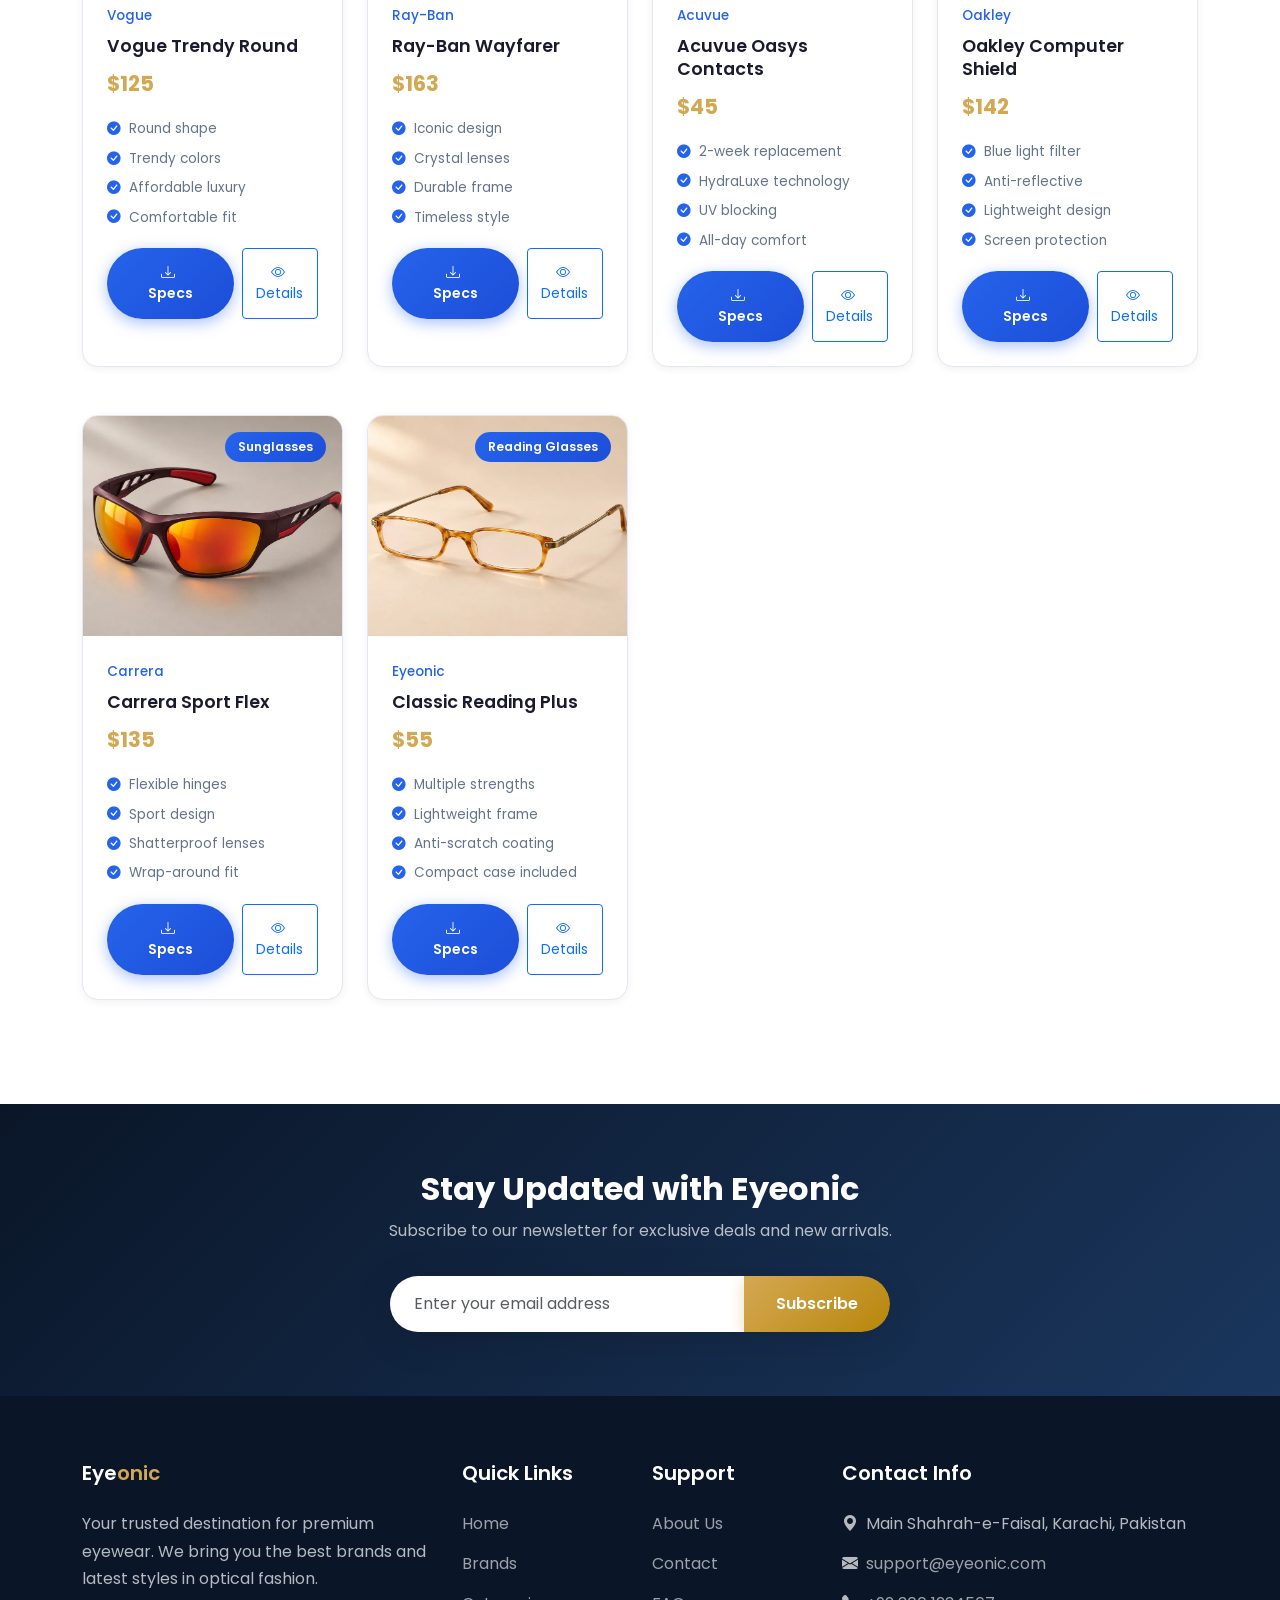
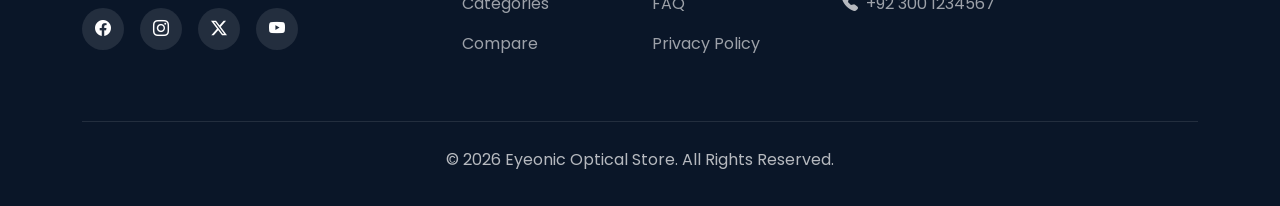
<file: categories.html>
<!DOCTYPE html>
<html lang="en">
<head>
  <meta charset="UTF-8">
  <meta name="viewport" content="width=device-width, initial-scale=1.0">
  <title>Categories - Eyeonic Premium Eyewear</title>
  
  <!-- Bootstrap 5 CSS -->
  <link href="https://cdn.jsdelivr.net/npm/bootstrap@5.3.2/dist/css/bootstrap.min.css" rel="stylesheet">
  <!-- Bootstrap Icons -->
  <link href="https://cdn.jsdelivr.net/npm/bootstrap-icons@1.11.2/font/bootstrap-icons.css" rel="stylesheet">
  <!-- Custom CSS -->
  <link href="css/style.css" rel="stylesheet">
</head>
<body>

  <!-- Preloader -->
  <div id="preloader">
    <div class="loader"></div>
  </div>

  <!-- Navigation -->
  <nav class="navbar navbar-expand-lg fixed-top">
    <div class="container">
      <a class="navbar-brand" href="index.html">Eye<span>onic</span></a>
      <button class="navbar-toggler" type="button" data-bs-toggle="collapse" data-bs-target="#navbarNav">
        <span class="navbar-toggler-icon"></span>
      </button>
      <div class="collapse navbar-collapse" id="navbarNav">
        <ul class="navbar-nav mx-auto">
          <li class="nav-item"><a class="nav-link" href="index.html">Home</a></li>
          <li class="nav-item"><a class="nav-link" href="brands.html">Brands</a></li>
          <li class="nav-item"><a class="nav-link active" href="categories.html">Categories</a></li>
          <li class="nav-item"><a class="nav-link" href="compare.html">Compare Products</a></li>
          <li class="nav-item"><a class="nav-link" href="about.html">About</a></li>
          <li class="nav-item"><a class="nav-link" href="contact.html">Contact Us</a></li>
        </ul>
        <div class="d-flex align-items-center gap-3">
          <div class="search-container">
            <i class="bi bi-search search-icon"></i>
            <input type="text" class="search-input" id="searchInput" placeholder="Search...">
          </div>
          <button class="theme-toggle" id="themeToggle" aria-label="Toggle dark mode">
            <i class="bi bi-moon-fill"></i>
          </button>
        </div>
      </div>
    </div>
  </nav>

  <!-- Page Header -->
  <section class="page-header">
    <div class="container">
      <h1>Product Categories</h1>
      <p>Browse our extensive collection by category</p>
      <nav class="breadcrumb-custom">
        <a href="index.html">Home</a> <span class="mx-2 text-white-50">/</span> <span class="active">Categories</span>
      </nav>
    </div>
  </section>

  <!-- Category Filter Section -->
  <section class="section-padding">
    <div class="container">
      <div class="section-header">
        <h2>Filter by Category</h2>
        <div class="divider"></div>
        <p>Select a category to find the perfect eyewear for your needs.</p>
      </div>
      <div class="d-flex flex-wrap justify-content-center mb-5">
        <button class="filter-btn category-filter-btn active" data-category="all">All Categories</button>
        <button class="filter-btn category-filter-btn" data-category="Frames">Frames</button>
        <button class="filter-btn category-filter-btn" data-category="Sunglasses">Sunglasses</button>
        <button class="filter-btn category-filter-btn" data-category="Contact Lenses">Contact Lenses</button>
        <button class="filter-btn category-filter-btn" data-category="Computer Glasses">Computer Glasses</button>
        <button class="filter-btn category-filter-btn" data-category="Reading Glasses">Reading Glasses</button>
      </div>
      <div class="row g-4" id="productsContainer">
        <!-- Products rendered by JavaScript -->
      </div>
    </div>
  </section>

  <!-- Newsletter Section -->
  <section class="newsletter-section">
    <div class="container text-center">
      <h3>Stay Updated with Eyeonic</h3>
      <p>Subscribe to our newsletter for exclusive deals and new arrivals.</p>
      <form class="newsletter-form" id="newsletterForm">
        <div class="input-group">
          <input type="email" class="form-control" placeholder="Enter your email address" required>
          <button class="btn btn-gold" type="submit">Subscribe</button>
        </div>
      </form>
    </div>
  </section>

  <!-- Footer -->
  <footer class="footer">
    <div class="container">
      <div class="row g-4">
        <div class="col-lg-4 col-md-6">
          <h5>Eye<span style="color: #d4a853;">onic</span></h5>
          <p>Your trusted destination for premium eyewear. We bring you the best brands and latest styles in optical fashion.</p>
          <div class="footer-social mt-3">
            <a href="#" aria-label="Facebook"><i class="bi bi-facebook"></i></a>
            <a href="#" aria-label="Instagram"><i class="bi bi-instagram"></i></a>
            <a href="#" aria-label="Twitter"><i class="bi bi-twitter-x"></i></a>
            <a href="#" aria-label="YouTube"><i class="bi bi-youtube"></i></a>
          </div>
        </div>
        <div class="col-lg-2 col-md-6">
          <h5>Quick Links</h5>
          <ul class="footer-links">
            <li><a href="index.html">Home</a></li>
            <li><a href="brands.html">Brands</a></li>
            <li><a href="categories.html">Categories</a></li>
            <li><a href="compare.html">Compare</a></li>
          </ul>
        </div>
        <div class="col-lg-2 col-md-6">
          <h5>Support</h5>
          <ul class="footer-links">
            <li><a href="about.html">About Us</a></li>
            <li><a href="contact.html">Contact</a></li>
            <li><a href="#">FAQ</a></li>
            <li><a href="#">Privacy Policy</a></li>
          </ul>
        </div>
        <div class="col-lg-4 col-md-6">
          <h5>Contact Info</h5>
          <ul class="footer-links">
            <li><i class="bi bi-geo-alt-fill me-2"></i>Main Shahrah-e-Faisal, Karachi, Pakistan</li>
            <li><i class="bi bi-envelope-fill me-2"></i><a href="mailto:support@eyeonic.com">support@eyeonic.com</a></li>
            <li><i class="bi bi-telephone-fill me-2"></i><a href="tel:+923001234567">+92 300 1234567</a></li>
          </ul>
        </div>
      </div>
      <div class="footer-bottom">
        <p class="mb-0">&copy; 2026 Eyeonic Optical Store. All Rights Reserved.</p>
      </div>
    </div>
  </footer>

  <!-- Scroll to Top Button -->
  <button class="scroll-top" id="scrollTopBtn" aria-label="Scroll to top">
    <i class="bi bi-arrow-up"></i>
  </button>

  <!-- Bootstrap 5 JS Bundle -->
  <script src="https://cdn.jsdelivr.net/npm/bootstrap@5.3.2/dist/js/bootstrap.bundle.min.js"></script>
  <!-- Custom JS -->
  <script src="js/app.js"></script>
  <script>
    // Render all products on categories page
    document.addEventListener('DOMContentLoaded', function() {
      renderProducts('productsContainer', products);
    });
  </script>
</body>
</html>
</file>
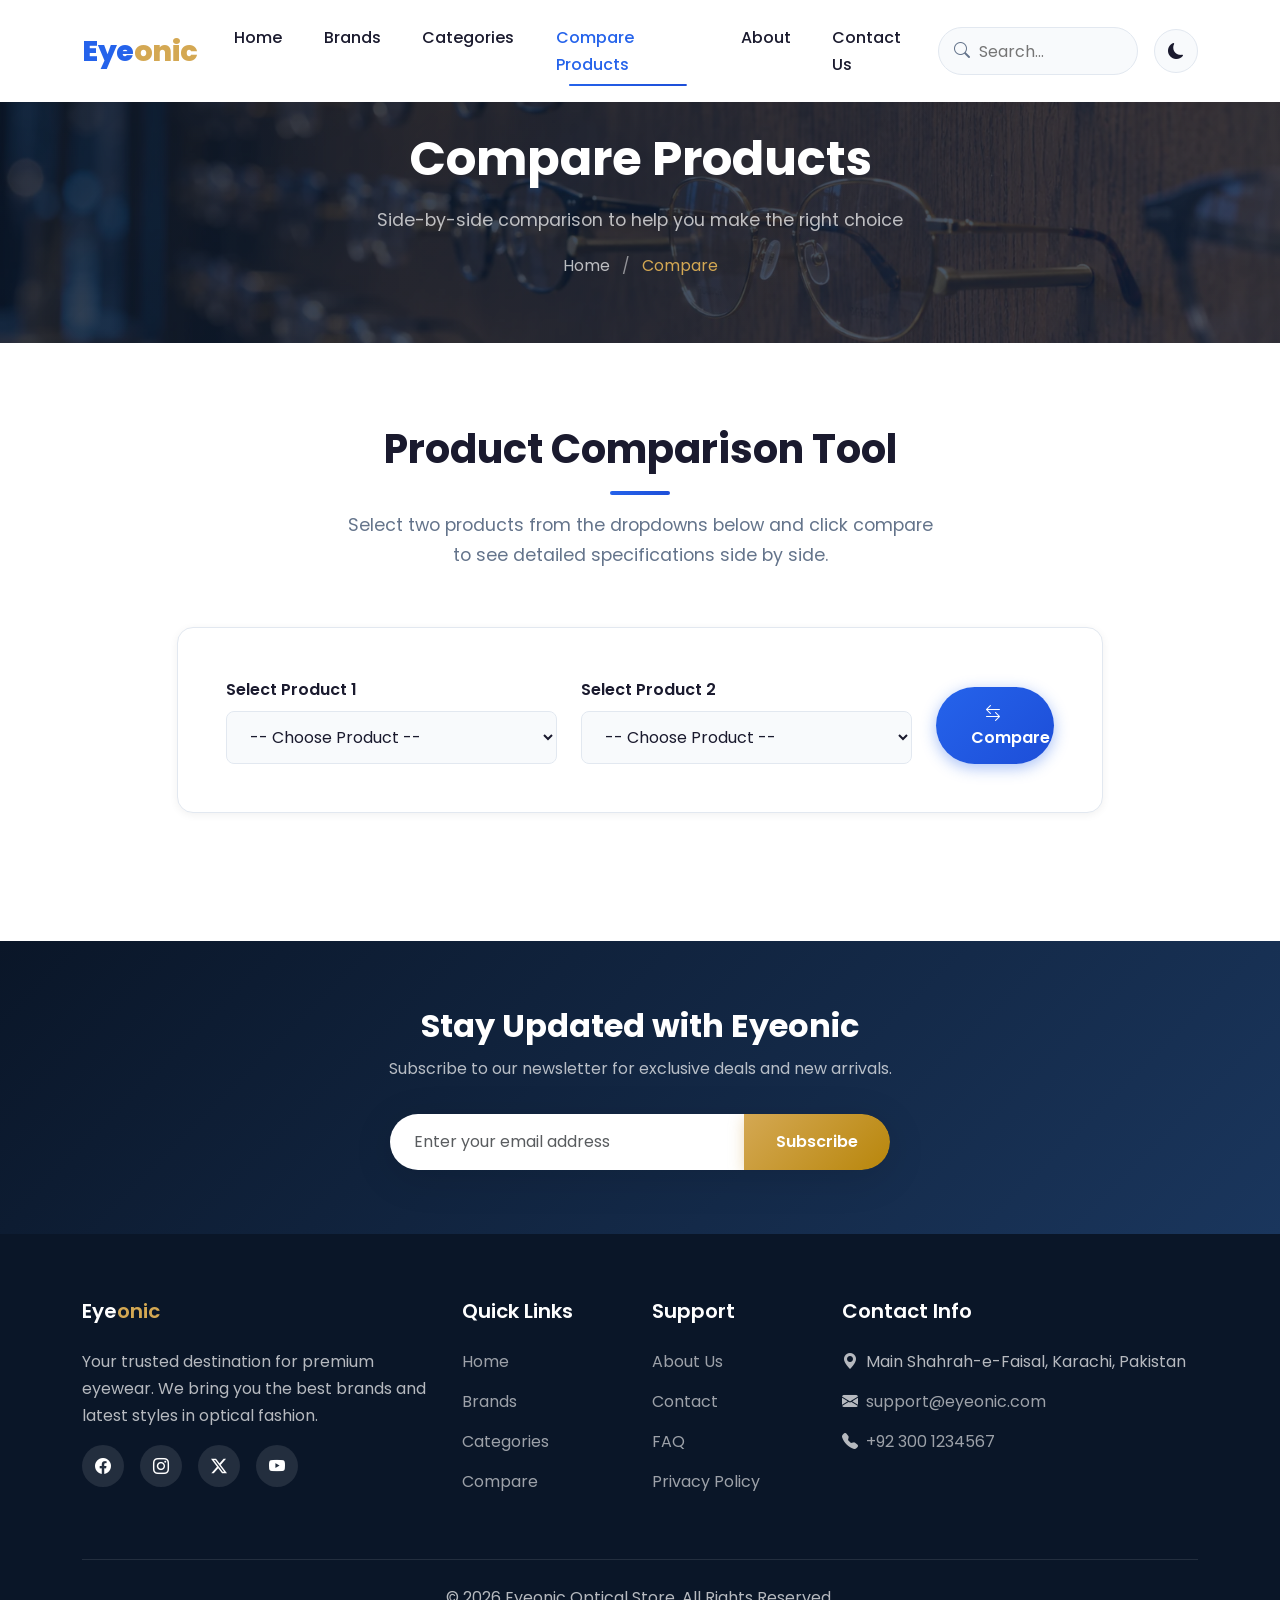
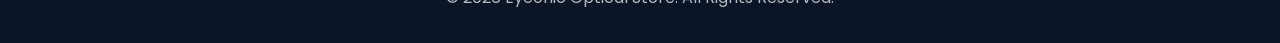
<file: compare.html>
<!DOCTYPE html>
<html lang="en">
<head>
  <meta charset="UTF-8">
  <meta name="viewport" content="width=device-width, initial-scale=1.0">
  <title>Compare Products - Eyeonic Premium Eyewear</title>
  
  <!-- Bootstrap 5 CSS -->
  <link href="https://cdn.jsdelivr.net/npm/bootstrap@5.3.2/dist/css/bootstrap.min.css" rel="stylesheet">
  <!-- Bootstrap Icons -->
  <link href="https://cdn.jsdelivr.net/npm/bootstrap-icons@1.11.2/font/bootstrap-icons.css" rel="stylesheet">
  <!-- Custom CSS -->
  <link href="css/style.css" rel="stylesheet">
</head>
<body>

  <!-- Preloader -->
  <div id="preloader">
    <div class="loader"></div>
  </div>

  <!-- Navigation -->
  <nav class="navbar navbar-expand-lg fixed-top">
    <div class="container">
      <a class="navbar-brand" href="index.html">Eye<span>onic</span></a>
      <button class="navbar-toggler" type="button" data-bs-toggle="collapse" data-bs-target="#navbarNav">
        <span class="navbar-toggler-icon"></span>
      </button>
      <div class="collapse navbar-collapse" id="navbarNav">
        <ul class="navbar-nav mx-auto">
          <li class="nav-item"><a class="nav-link" href="index.html">Home</a></li>
          <li class="nav-item"><a class="nav-link" href="brands.html">Brands</a></li>
          <li class="nav-item"><a class="nav-link" href="categories.html">Categories</a></li>
          <li class="nav-item"><a class="nav-link active" href="compare.html">Compare Products</a></li>
          <li class="nav-item"><a class="nav-link" href="about.html">About</a></li>
          <li class="nav-item"><a class="nav-link" href="contact.html">Contact Us</a></li>
        </ul>
        <div class="d-flex align-items-center gap-3">
          <div class="search-container">
            <i class="bi bi-search search-icon"></i>
            <input type="text" class="search-input" id="searchInput" placeholder="Search...">
          </div>
          <button class="theme-toggle" id="themeToggle" aria-label="Toggle dark mode">
            <i class="bi bi-moon-fill"></i>
          </button>
        </div>
      </div>
    </div>
  </nav>

  <!-- Page Header -->
  <section class="page-header">
    <div class="container">
      <h1>Compare Products</h1>
      <p>Side-by-side comparison to help you make the right choice</p>
      <nav class="breadcrumb-custom">
        <a href="index.html">Home</a> <span class="mx-2 text-white-50">/</span> <span class="active">Compare</span>
      </nav>
    </div>
  </section>

  <!-- Comparison Tool Section -->
  <section class="section-padding">
    <div class="container">
      <div class="section-header">
        <h2>Product Comparison Tool</h2>
        <div class="divider"></div>
        <p>Select two products from the dropdowns below and click compare to see detailed specifications side by side.</p>
      </div>
      <div class="row justify-content-center">
        <div class="col-lg-10">
          <div class="card-custom p-4 p-md-5">
            <div class="row g-4 align-items-end">
              <div class="col-md-5">
                <label for="product1" class="form-label fw-semibold">Select Product 1</label>
                <select class="product-select" id="product1">
                  <option value="">-- Choose Product --</option>
                </select>
              </div>
              <div class="col-md-5">
                <label for="product2" class="form-label fw-semibold">Select Product 2</label>
                <select class="product-select" id="product2">
                  <option value="">-- Choose Product --</option>
                </select>
              </div>
              <div class="col-md-2">
                <button class="btn btn-primary-custom w-100" id="compareBtn">
                  <i class="bi bi-arrow-left-right me-1"></i> Compare
                </button>
              </div>
            </div>
          </div>
        </div>
      </div>

      <!-- Comparison Result -->
      <div class="row justify-content-center mt-5">
        <div class="col-lg-10">
          <div id="comparisonResult" style="display: none;">
            <!-- Comparison table will be inserted here by JavaScript -->
          </div>
        </div>
      </div>
    </div>
  </section>

  <!-- Newsletter Section -->
  <section class="newsletter-section">
    <div class="container text-center">
      <h3>Stay Updated with Eyeonic</h3>
      <p>Subscribe to our newsletter for exclusive deals and new arrivals.</p>
      <form class="newsletter-form" id="newsletterForm">
        <div class="input-group">
          <input type="email" class="form-control" placeholder="Enter your email address" required>
          <button class="btn btn-gold" type="submit">Subscribe</button>
        </div>
      </form>
    </div>
  </section>

  <!-- Footer -->
  <footer class="footer">
    <div class="container">
      <div class="row g-4">
        <div class="col-lg-4 col-md-6">
          <h5>Eye<span style="color: #d4a853;">onic</span></h5>
          <p>Your trusted destination for premium eyewear. We bring you the best brands and latest styles in optical fashion.</p>
          <div class="footer-social mt-3">
            <a href="#" aria-label="Facebook"><i class="bi bi-facebook"></i></a>
            <a href="#" aria-label="Instagram"><i class="bi bi-instagram"></i></a>
            <a href="#" aria-label="Twitter"><i class="bi bi-twitter-x"></i></a>
            <a href="#" aria-label="YouTube"><i class="bi bi-youtube"></i></a>
          </div>
        </div>
        <div class="col-lg-2 col-md-6">
          <h5>Quick Links</h5>
          <ul class="footer-links">
            <li><a href="index.html">Home</a></li>
            <li><a href="brands.html">Brands</a></li>
            <li><a href="categories.html">Categories</a></li>
            <li><a href="compare.html">Compare</a></li>
          </ul>
        </div>
        <div class="col-lg-2 col-md-6">
          <h5>Support</h5>
          <ul class="footer-links">
            <li><a href="about.html">About Us</a></li>
            <li><a href="contact.html">Contact</a></li>
            <li><a href="#">FAQ</a></li>
            <li><a href="#">Privacy Policy</a></li>
          </ul>
        </div>
        <div class="col-lg-4 col-md-6">
          <h5>Contact Info</h5>
          <ul class="footer-links">
            <li><i class="bi bi-geo-alt-fill me-2"></i>Main Shahrah-e-Faisal, Karachi, Pakistan</li>
            <li><i class="bi bi-envelope-fill me-2"></i><a href="mailto:support@eyeonic.com">support@eyeonic.com</a></li>
            <li><i class="bi bi-telephone-fill me-2"></i><a href="tel:+923001234567">+92 300 1234567</a></li>
          </ul>
        </div>
      </div>
      <div class="footer-bottom">
        <p class="mb-0">&copy; 2026 Eyeonic Optical Store. All Rights Reserved.</p>
      </div>
    </div>
  </footer>

  <!-- Scroll to Top Button -->
  <button class="scroll-top" id="scrollTopBtn" aria-label="Scroll to top">
    <i class="bi bi-arrow-up"></i>
  </button>

  <!-- Bootstrap 5 JS Bundle -->
  <script src="https://cdn.jsdelivr.net/npm/bootstrap@5.3.2/dist/js/bootstrap.bundle.min.js"></script>
  <!-- Custom JS -->
  <script src="js/app.js"></script>
</body>
</html>
</file>
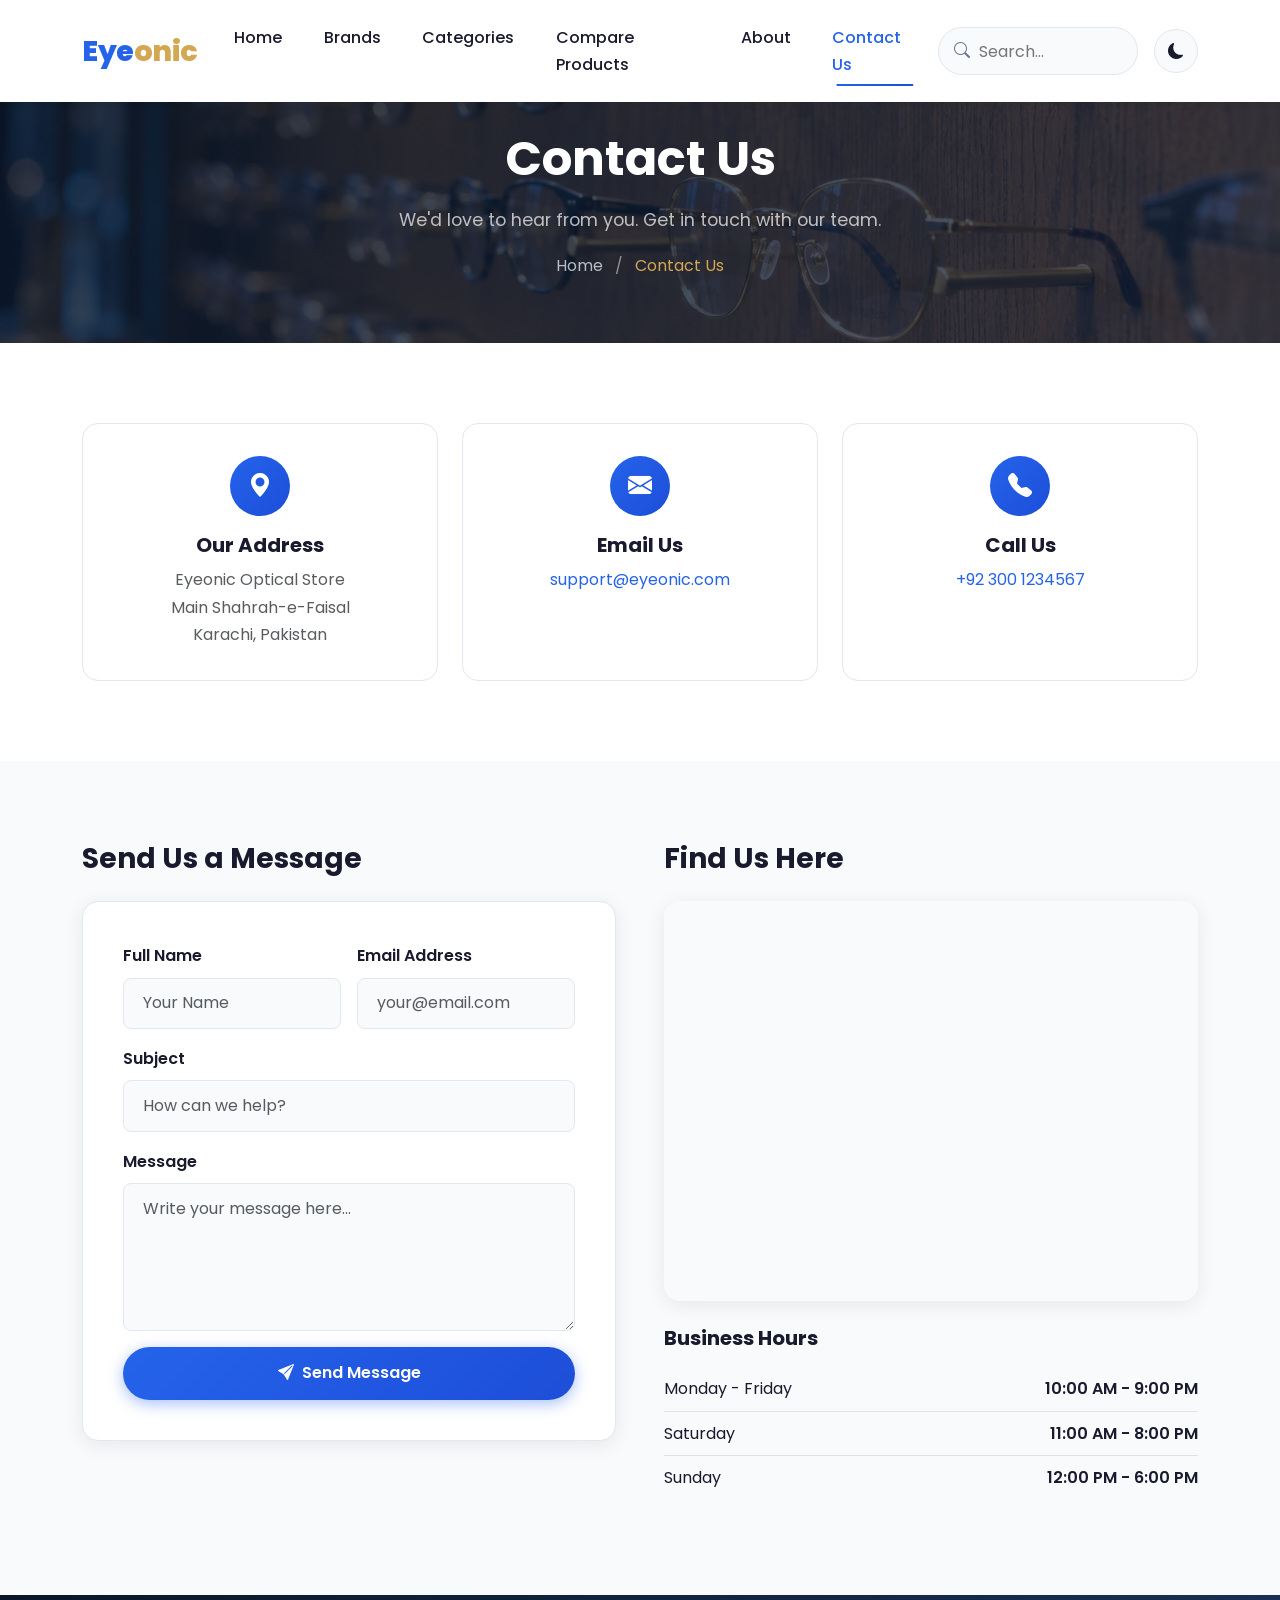
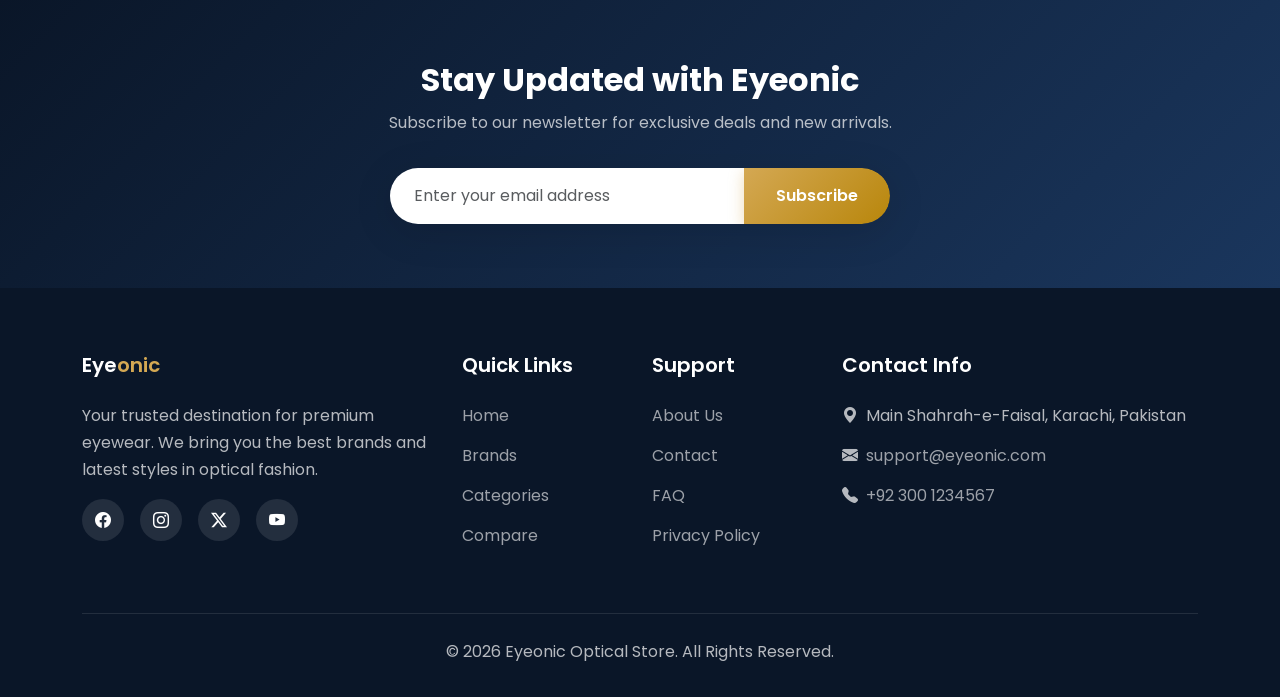
<file: contact.html>
<!DOCTYPE html>
<html lang="en">
<head>
  <meta charset="UTF-8">
  <meta name="viewport" content="width=device-width, initial-scale=1.0">
  <title>Contact Us - Eyeonic Premium Eyewear</title>
  
  <!-- Bootstrap 5 CSS -->
  <link href="https://cdn.jsdelivr.net/npm/bootstrap@5.3.2/dist/css/bootstrap.min.css" rel="stylesheet">
  <!-- Bootstrap Icons -->
  <link href="https://cdn.jsdelivr.net/npm/bootstrap-icons@1.11.2/font/bootstrap-icons.css" rel="stylesheet">
  <!-- Custom CSS -->
  <link href="css/style.css" rel="stylesheet">
</head>
<body>

  <!-- Preloader -->
  <div id="preloader">
    <div class="loader"></div>
  </div>

  <!-- Navigation -->
  <nav class="navbar navbar-expand-lg fixed-top">
    <div class="container">
      <a class="navbar-brand" href="index.html">Eye<span>onic</span></a>
      <button class="navbar-toggler" type="button" data-bs-toggle="collapse" data-bs-target="#navbarNav">
        <span class="navbar-toggler-icon"></span>
      </button>
      <div class="collapse navbar-collapse" id="navbarNav">
        <ul class="navbar-nav mx-auto">
          <li class="nav-item"><a class="nav-link" href="index.html">Home</a></li>
          <li class="nav-item"><a class="nav-link" href="brands.html">Brands</a></li>
          <li class="nav-item"><a class="nav-link" href="categories.html">Categories</a></li>
          <li class="nav-item"><a class="nav-link" href="compare.html">Compare Products</a></li>
          <li class="nav-item"><a class="nav-link" href="about.html">About</a></li>
          <li class="nav-item"><a class="nav-link active" href="contact.html">Contact Us</a></li>
        </ul>
        <div class="d-flex align-items-center gap-3">
          <div class="search-container">
            <i class="bi bi-search search-icon"></i>
            <input type="text" class="search-input" id="searchInput" placeholder="Search...">
          </div>
          <button class="theme-toggle" id="themeToggle" aria-label="Toggle dark mode">
            <i class="bi bi-moon-fill"></i>
          </button>
        </div>
      </div>
    </div>
  </nav>

  <!-- Page Header -->
  <section class="page-header">
    <div class="container">
      <h1>Contact Us</h1>
      <p>We'd love to hear from you. Get in touch with our team.</p>
      <nav class="breadcrumb-custom">
        <a href="index.html">Home</a> <span class="mx-2 text-white-50">/</span> <span class="active">Contact Us</span>
      </nav>
    </div>
  </section>

  <!-- Contact Info Cards -->
  <section class="section-padding">
    <div class="container">
      <div class="row g-4">
        <div class="col-lg-4 col-md-6">
          <div class="contact-info-card">
            <div class="icon">
              <i class="bi bi-geo-alt-fill"></i>
            </div>
            <h5>Our Address</h5>
            <p class="text-muted mb-0">Eyeonic Optical Store<br>Main Shahrah-e-Faisal<br>Karachi, Pakistan</p>
          </div>
        </div>
        <div class="col-lg-4 col-md-6">
          <a href="mailto:support@eyeonic.com" class="contact-info-card d-block">
            <div class="icon">
              <i class="bi bi-envelope-fill"></i>
            </div>
            <h5>Email Us</h5>
            <p class="text-accent mb-0">support@eyeonic.com</p>
          </a>
        </div>
        <div class="col-lg-4 col-md-6">
          <a href="tel:+923001234567" class="contact-info-card d-block">
            <div class="icon">
              <i class="bi bi-telephone-fill"></i>
            </div>
            <h5>Call Us</h5>
            <p class="text-accent mb-0">+92 300 1234567</p>
          </a>
        </div>
      </div>
    </div>
  </section>

  <!-- Contact Form & Map -->
  <section class="section-padding bg-secondary-custom">
    <div class="container">
      <div class="row g-5">
        <div class="col-lg-6">
          <h3 class="mb-4">Send Us a Message</h3>
          <form class="contact-form" id="contactForm" novalidate>
            <div class="row g-3">
              <div class="col-md-6">
                <label for="name" class="form-label fw-semibold">Full Name</label>
                <input type="text" class="form-control" id="name" placeholder="Your Name" required>
                <div class="invalid-feedback"></div>
              </div>
              <div class="col-md-6">
                <label for="email" class="form-label fw-semibold">Email Address</label>
                <input type="email" class="form-control" id="email" placeholder="your@email.com" required>
                <div class="invalid-feedback"></div>
              </div>
              <div class="col-12">
                <label for="subject" class="form-label fw-semibold">Subject</label>
                <input type="text" class="form-control" id="subject" placeholder="How can we help?" required>
                <div class="invalid-feedback"></div>
              </div>
              <div class="col-12">
                <label for="message" class="form-label fw-semibold">Message</label>
                <textarea class="form-control" id="message" rows="5" placeholder="Write your message here..." required></textarea>
                <div class="invalid-feedback"></div>
              </div>
              <div class="col-12">
                <button type="submit" class="btn btn-primary-custom w-100">
                  <i class="bi bi-send-fill me-2"></i>Send Message
                </button>
              </div>
            </div>
          </form>
        </div>
        <div class="col-lg-6">
          <h3 class="mb-4">Find Us Here</h3>
          <div class="map-container">
            <iframe src="https://www.google.com/maps/embed?pb=!1m18!1m12!1m3!1d3620.146898456089!2d67.0345!3d24.8607!2m3!1f0!2f0!3f0!3m2!1i1024!2i768!4f13.1!3m3!1m2!1s0x3eb33e1fcc208d7d%3A0x8b1c1b1c1b1c1b1c!2sShahrah-e-Faisal%2C%20Karachi!5e0!3m2!1sen!2spk!4v1700000000000!5m2!1sen!2spk" allowfullscreen="" loading="lazy" referrerpolicy="no-referrer-when-downgrade"></iframe>
          </div>
          <div class="mt-4">
            <h5 class="mb-3">Business Hours</h5>
            <ul class="list-unstyled">
              <li class="d-flex justify-content-between py-2 border-bottom">
                <span>Monday - Friday</span>
                <span class="fw-semibold">10:00 AM - 9:00 PM</span>
              </li>
              <li class="d-flex justify-content-between py-2 border-bottom">
                <span>Saturday</span>
                <span class="fw-semibold">11:00 AM - 8:00 PM</span>
              </li>
              <li class="d-flex justify-content-between py-2">
                <span>Sunday</span>
                <span class="fw-semibold">12:00 PM - 6:00 PM</span>
              </li>
            </ul>
          </div>
        </div>
      </div>
    </div>
  </section>

  <!-- Newsletter Section -->
  <section class="newsletter-section">
    <div class="container text-center">
      <h3>Stay Updated with Eyeonic</h3>
      <p>Subscribe to our newsletter for exclusive deals and new arrivals.</p>
      <form class="newsletter-form" id="newsletterForm">
        <div class="input-group">
          <input type="email" class="form-control" placeholder="Enter your email address" required>
          <button class="btn btn-gold" type="submit">Subscribe</button>
        </div>
      </form>
    </div>
  </section>

  <!-- Footer -->
  <footer class="footer">
    <div class="container">
      <div class="row g-4">
        <div class="col-lg-4 col-md-6">
          <h5>Eye<span style="color: #d4a853;">onic</span></h5>
          <p>Your trusted destination for premium eyewear. We bring you the best brands and latest styles in optical fashion.</p>
          <div class="footer-social mt-3">
            <a href="#" aria-label="Facebook"><i class="bi bi-facebook"></i></a>
            <a href="#" aria-label="Instagram"><i class="bi bi-instagram"></i></a>
            <a href="#" aria-label="Twitter"><i class="bi bi-twitter-x"></i></a>
            <a href="#" aria-label="YouTube"><i class="bi bi-youtube"></i></a>
          </div>
        </div>
        <div class="col-lg-2 col-md-6">
          <h5>Quick Links</h5>
          <ul class="footer-links">
            <li><a href="index.html">Home</a></li>
            <li><a href="brands.html">Brands</a></li>
            <li><a href="categories.html">Categories</a></li>
            <li><a href="compare.html">Compare</a></li>
          </ul>
        </div>
        <div class="col-lg-2 col-md-6">
          <h5>Support</h5>
          <ul class="footer-links">
            <li><a href="about.html">About Us</a></li>
            <li><a href="contact.html">Contact</a></li>
            <li><a href="#">FAQ</a></li>
            <li><a href="#">Privacy Policy</a></li>
          </ul>
        </div>
        <div class="col-lg-4 col-md-6">
          <h5>Contact Info</h5>
          <ul class="footer-links">
            <li><i class="bi bi-geo-alt-fill me-2"></i>Main Shahrah-e-Faisal, Karachi, Pakistan</li>
            <li><i class="bi bi-envelope-fill me-2"></i><a href="mailto:support@eyeonic.com">support@eyeonic.com</a></li>
            <li><i class="bi bi-telephone-fill me-2"></i><a href="tel:+923001234567">+92 300 1234567</a></li>
          </ul>
        </div>
      </div>
      <div class="footer-bottom">
        <p class="mb-0">&copy; 2026 Eyeonic Optical Store. All Rights Reserved.</p>
      </div>
    </div>
  </footer>

  <!-- Scroll to Top Button -->
  <button class="scroll-top" id="scrollTopBtn" aria-label="Scroll to top">
    <i class="bi bi-arrow-up"></i>
  </button>

  <!-- Bootstrap 5 JS Bundle -->
  <script src="https://cdn.jsdelivr.net/npm/bootstrap@5.3.2/dist/js/bootstrap.bundle.min.js"></script>
  <!-- Custom JS -->
  <script src="js/app.js"></script>
</body>
</html>
</file>
<file: css/style.css>
/* ========================================
   Eyeonic Optical Store - Main Stylesheet
   ======================================== */

/* Google Fonts */
@import url('https://fonts.googleapis.com/css2?family=Poppins:wght@300;400;500;600;700;800&display=swap');

/* CSS Variables */
:root {
  --primary: #0a1628;
  --secondary: #1a365d;
  --accent: #2563eb;
  --accent-light: #3b82f6;
  --accent-gradient: linear-gradient(135deg, #2563eb 0%, #1d4ed8 100%);
  --gold: #d4a853;
  --gold-gradient: linear-gradient(135deg, #d4a853 0%, #b8860b 100%);
  --text-primary: #1a1a2e;
  --text-secondary: #64748b;
  --bg-primary: #ffffff;
  --bg-secondary: #f8fafc;
  --bg-card: #ffffff;
  --border-color: #e2e8f0;
  --shadow-sm: 0 2px 8px rgba(0, 0, 0, 0.06);
  --shadow-md: 0 4px 20px rgba(0, 0, 0, 0.08);
  --shadow-lg: 0 8px 40px rgba(0, 0, 0, 0.12);
  --shadow-xl: 0 20px 60px rgba(0, 0, 0, 0.15);
  --radius-sm: 8px;
  --radius-md: 12px;
  --radius-lg: 16px;
  --radius-xl: 24px;
  --transition: all 0.3s cubic-bezier(0.4, 0, 0.2, 1);
}

/* Dark Mode Variables */
[data-theme="dark"] {
  --primary: #f8fafc;
  --secondary: #e2e8f0;
  --text-primary: #f1f5f9;
  --text-secondary: #94a3b8;
  --bg-primary: #0f172a;
  --bg-secondary: #1e293b;
  --bg-card: #1e293b;
  --border-color: #334155;
  --shadow-sm: 0 2px 8px rgba(0, 0, 0, 0.3);
  --shadow-md: 0 4px 20px rgba(0, 0, 0, 0.4);
  --shadow-lg: 0 8px 40px rgba(0, 0, 0, 0.5);
  --shadow-xl: 0 20px 60px rgba(0, 0, 0, 0.6);
}

/* Base Styles */
* {
  margin: 0;
  padding: 0;
  box-sizing: border-box;
}

body {
  font-family: 'Poppins', sans-serif;
  color: var(--text-primary);
  background-color: var(--bg-primary);
  line-height: 1.7;
  overflow-x: hidden;
  transition: var(--transition);
}

h1, h2, h3, h4, h5, h6 {
  font-weight: 700;
  line-height: 1.3;
}

a {
  text-decoration: none;
  color: inherit;
  transition: var(--transition);
}

img {
  max-width: 100%;
  height: auto;
}

/* Preloader */
#preloader {
  position: fixed;
  top: 0;
  left: 0;
  width: 100%;
  height: 100%;
  background: var(--bg-primary);
  display: flex;
  justify-content: center;
  align-items: center;
  z-index: 99999;
  transition: opacity 0.5s ease, visibility 0.5s ease;
}

#preloader.hidden {
  opacity: 0;
  visibility: hidden;
}

.loader {
  width: 60px;
  height: 60px;
  border: 4px solid var(--border-color);
  border-top: 4px solid var(--accent);
  border-radius: 50%;
  animation: spin 1s linear infinite;
}

@keyframes spin {
  0% { transform: rotate(0deg); }
  100% { transform: rotate(360deg); }
}

/* Navbar Styles */
.navbar {
  padding: 1rem 0;
  background: var(--bg-primary) !important;
  box-shadow: var(--shadow-sm);
  transition: var(--transition);
  z-index: 1000;
}

.navbar.scrolled {
  padding: 0.6rem 0;
  box-shadow: var(--shadow-md);
}

.navbar-brand {
  font-size: 1.8rem;
  font-weight: 800;
  color: var(--accent) !important;
  letter-spacing: -0.5px;
}

.navbar-brand span {
  color: var(--gold);
}

.nav-link {
  font-weight: 500;
  color: var(--text-primary) !important;
  margin: 0 0.5rem;
  position: relative;
  padding: 0.5rem 0.8rem !important;
}

.nav-link::after {
  content: '';
  position: absolute;
  bottom: 0;
  left: 50%;
  transform: translateX(-50%);
  width: 0;
  height: 2px;
  background: var(--accent-gradient);
  transition: var(--transition);
  border-radius: 2px;
}

.nav-link:hover::after,
.nav-link.active::after {
  width: 70%;
}

.nav-link:hover,
.nav-link.active {
  color: var(--accent) !important;
}

/* Dark Mode Toggle */
.theme-toggle {
  background: var(--bg-secondary);
  border: 1px solid var(--border-color);
  border-radius: 50px;
  width: 44px;
  height: 44px;
  display: flex;
  align-items: center;
  justify-content: center;
  cursor: pointer;
  transition: var(--transition);
  color: var(--text-primary);
}

.theme-toggle:hover {
  background: var(--accent);
  color: white;
  border-color: var(--accent);
}

/* Search Bar */
.search-container {
  position: relative;
}

.search-input {
  background: var(--bg-secondary);
  border: 1px solid var(--border-color);
  border-radius: 50px;
  padding: 0.6rem 1rem 0.6rem 2.5rem;
  width: 200px;
  transition: var(--transition);
  color: var(--text-primary);
}

.search-input:focus {
  outline: none;
  border-color: var(--accent);
  width: 250px;
  box-shadow: 0 0 0 3px rgba(37, 99, 235, 0.1);
}

.search-icon {
  position: absolute;
  left: 1rem;
  top: 50%;
  transform: translateY(-50%);
  color: var(--text-secondary);
}

/* Hero Section */
.hero-section {
  min-height: 100vh;
  background: linear-gradient(90deg, rgba(10, 22, 40, 0.84) 0%, rgba(10, 22, 40, 0.52) 42%, rgba(10, 22, 40, 0.08) 76%),
              #0a1628 url('../images/hero-eyewear.webp') center/cover no-repeat;
  display: flex;
  align-items: center;
  position: relative;
  overflow: hidden;
}

.hero-section::before {
  content: '';
  position: absolute;
  top: -50%;
  right: -20%;
  width: 600px;
  height: 600px;
  background: radial-gradient(circle, rgba(37, 99, 235, 0.3) 0%, transparent 70%);
  border-radius: 50%;
  animation: float 6s ease-in-out infinite;
}

.hero-section::after {
  content: '';
  position: absolute;
  bottom: -30%;
  left: -10%;
  width: 400px;
  height: 400px;
  background: radial-gradient(circle, rgba(212, 168, 83, 0.2) 0%, transparent 70%);
  border-radius: 50%;
  animation: float 8s ease-in-out infinite reverse;
}

@keyframes float {
  0%, 100% { transform: translateY(0); }
  50% { transform: translateY(-30px); }
}

.hero-content {
  position: relative;
  z-index: 2;
}

.hero-content h1 {
  font-size: 3.5rem;
  font-weight: 800;
  color: #ffffff;
  margin-bottom: 1.5rem;
  line-height: 1.2;
}

.hero-content h1 span {
  background: linear-gradient(135deg, #d4a853 0%, #f5d799 100%);
  -webkit-background-clip: text;
  -webkit-text-fill-color: transparent;
  background-clip: text;
}

.hero-content p {
  font-size: 1.2rem;
  color: rgba(255, 255, 255, 0.8);
  margin-bottom: 2.5rem;
  max-width: 600px;
}

/* Buttons */
.btn-primary-custom {
  background: var(--accent-gradient);
  border: none;
  padding: 0.9rem 2.2rem;
  border-radius: 50px;
  font-weight: 600;
  color: #ffffff;
  transition: var(--transition);
  box-shadow: 0 4px 15px rgba(37, 99, 235, 0.4);
}

.btn-primary-custom:hover {
  transform: translateY(-3px);
  box-shadow: 0 8px 25px rgba(37, 99, 235, 0.5);
  color: #ffffff;
}

.btn-outline-custom {
  background: transparent;
  border: 2px solid rgba(255, 255, 255, 0.5);
  padding: 0.85rem 2.2rem;
  border-radius: 50px;
  font-weight: 600;
  color: #ffffff;
  transition: var(--transition);
}

.btn-outline-custom:hover {
  background: #ffffff;
  color: var(--primary);
  border-color: #ffffff;
  transform: translateY(-3px);
}

.btn-gold {
  background: var(--gold-gradient);
  border: none;
  padding: 0.9rem 2.2rem;
  border-radius: 50px;
  font-weight: 600;
  color: #ffffff;
  transition: var(--transition);
  box-shadow: 0 4px 15px rgba(212, 168, 83, 0.4);
}

.btn-gold:hover {
  transform: translateY(-3px);
  box-shadow: 0 8px 25px rgba(212, 168, 83, 0.5);
  color: #ffffff;
}

/* Section Styles */
.section-padding {
  padding: 5rem 0;
}

.section-header {
  text-align: center;
  margin-bottom: 3.5rem;
}

.section-header h2 {
  font-size: 2.5rem;
  font-weight: 700;
  color: var(--text-primary);
  margin-bottom: 1rem;
}

.section-header p {
  font-size: 1.1rem;
  color: var(--text-secondary);
  max-width: 600px;
  margin: 0 auto;
}

.section-header .divider {
  width: 60px;
  height: 4px;
  background: var(--accent-gradient);
  margin: 1rem auto;
  border-radius: 4px;
}

/* Card Styles */
.card-custom {
  background: var(--bg-card);
  border: 1px solid var(--border-color);
  border-radius: var(--radius-lg);
  overflow: hidden;
  transition: var(--transition);
  box-shadow: var(--shadow-sm);
  height: 100%;
}

.card-custom:hover {
  transform: translateY(-8px);
  box-shadow: var(--shadow-lg);
  border-color: var(--accent);
}

.card-custom .card-img-wrapper {
  position: relative;
  overflow: hidden;
  height: 220px;
  background: var(--bg-secondary);
}

.card-custom .card-img-wrapper img {
  width: 100%;
  height: 100%;
  object-fit: cover;
  transition: var(--transition);
}

.card-custom:hover .card-img-wrapper img {
  transform: scale(1.08);
}

.card-custom .card-badge {
  position: absolute;
  top: 1rem;
  right: 1rem;
  background: var(--accent-gradient);
  color: #ffffff;
  padding: 0.3rem 0.8rem;
  border-radius: 50px;
  font-size: 0.75rem;
  font-weight: 600;
}

.card-custom .card-body {
  padding: 1.5rem;
}

.card-custom .card-title {
  font-size: 1.1rem;
  font-weight: 600;
  margin-bottom: 0.5rem;
  color: var(--text-primary);
}

.card-custom .card-brand {
  font-size: 0.85rem;
  color: var(--accent);
  font-weight: 500;
  margin-bottom: 0.5rem;
}

.card-custom .card-price {
  font-size: 1.3rem;
  font-weight: 700;
  color: var(--gold);
  margin-bottom: 0.8rem;
}

.card-custom .card-features {
  list-style: none;
  padding: 0;
  margin-bottom: 1rem;
}

.card-custom .card-features li {
  font-size: 0.85rem;
  color: var(--text-secondary);
  padding: 0.2rem 0;
}

.card-custom .card-features li i {
  color: var(--accent);
  margin-right: 0.5rem;
}

/* Brand Card */
.brand-card {
  text-align: center;
  padding: 2rem;
}

.brand-card .brand-img {
  width: 120px;
  height: 120px;
  border-radius: 50%;
  object-fit: cover;
  margin: 0 auto 1.5rem;
  border: 4px solid var(--border-color);
  transition: var(--transition);
}

.brand-card:hover .brand-img {
  border-color: var(--accent);
  transform: scale(1.05);
}

/* Category Card */
.category-card {
  text-align: center;
  padding: 2.5rem 1.5rem;
  cursor: pointer;
}

.category-card .category-icon {
  width: 80px;
  height: 80px;
  background: var(--accent-gradient);
  border-radius: 50%;
  display: flex;
  align-items: center;
  justify-content: center;
  margin: 0 auto 1.5rem;
  transition: var(--transition);
}

.category-card .category-icon img {
  width: 100%;
  height: 100%;
  border-radius: inherit;
  object-fit: cover;
}

.category-card:hover .category-icon {
  transform: rotateY(180deg);
}

.category-card h5 {
  font-weight: 600;
  margin-bottom: 0.5rem;
}

.category-card p {
  font-size: 0.9rem;
  color: var(--text-secondary);
}

/* Why Choose Section */
.why-choose-card {
  text-align: center;
  padding: 2.5rem 1.5rem;
}

.why-choose-card .icon-box {
  width: 70px;
  height: 70px;
  background: var(--bg-secondary);
  border-radius: var(--radius-md);
  display: flex;
  align-items: center;
  justify-content: center;
  margin: 0 auto 1.5rem;
  transition: var(--transition);
}

.why-choose-card .icon-box i {
  font-size: 1.8rem;
  color: var(--accent);
}

.why-choose-card:hover .icon-box {
  background: var(--accent-gradient);
}

.why-choose-card:hover .icon-box i {
  color: #ffffff;
}

/* Testimonial Card */
.testimonial-card {
  padding: 2rem;
  position: relative;
}

.testimonial-card::before {
  content: '\201C';
  font-size: 5rem;
  color: var(--accent);
  opacity: 0.2;
  position: absolute;
  top: 0.5rem;
  left: 1.5rem;
  font-family: Georgia, serif;
  line-height: 1;
}

.testimonial-card .testimonial-img {
  width: 70px;
  height: 70px;
  border-radius: 50%;
  object-fit: cover;
  margin-bottom: 1rem;
  border: 3px solid var(--accent);
}

.testimonial-card .stars {
  color: var(--gold);
  margin-bottom: 1rem;
}

.testimonial-card .testimonial-text {
  font-style: italic;
  color: var(--text-secondary);
  margin-bottom: 1rem;
}

.testimonial-card .testimonial-name {
  font-weight: 600;
  color: var(--text-primary);
}

.testimonial-card .testimonial-role {
  font-size: 0.85rem;
  color: var(--text-secondary);
}

/* Newsletter Section */
.newsletter-section {
  background: linear-gradient(135deg, var(--primary) 0%, var(--secondary) 100%);
  padding: 4rem 0;
}

.newsletter-section h3 {
  color: #ffffff;
  font-size: 2rem;
  margin-bottom: 0.5rem;
}

.newsletter-section p {
  color: rgba(255, 255, 255, 0.7);
  margin-bottom: 2rem;
}

.newsletter-form {
  max-width: 500px;
  margin: 0 auto;
}

.newsletter-form .input-group {
  border-radius: 50px;
  overflow: hidden;
  box-shadow: var(--shadow-lg);
}

.newsletter-form input {
  border: none;
  padding: 1rem 1.5rem;
  font-size: 1rem;
}

.newsletter-form .btn {
  padding: 1rem 2rem;
  font-weight: 600;
}

/* Footer */
.footer {
  background: var(--primary);
  color: rgba(255, 255, 255, 0.7);
  padding: 4rem 0 2rem;
}

[data-theme="dark"] .footer {
  background: #0a0f1a;
}

.footer h5 {
  color: #ffffff;
  font-weight: 600;
  margin-bottom: 1.5rem;
}

.footer-links {
  list-style: none;
  padding: 0;
}

.footer-links li {
  margin-bottom: 0.8rem;
}

.footer-links a {
  color: rgba(255, 255, 255, 0.6);
  transition: var(--transition);
}

.footer-links a:hover {
  color: var(--accent-light);
  padding-left: 5px;
}

.footer-social {
  display: flex;
  gap: 1rem;
}

.footer-social a {
  width: 42px;
  height: 42px;
  background: rgba(255, 255, 255, 0.1);
  border-radius: 50%;
  display: flex;
  align-items: center;
  justify-content: center;
  color: #ffffff;
  transition: var(--transition);
}

.footer-social a:hover {
  background: var(--accent);
  transform: translateY(-3px);
}

.footer-bottom {
  border-top: 1px solid rgba(255, 255, 255, 0.1);
  padding-top: 1.5rem;
  margin-top: 3rem;
  text-align: center;
}

/* Scroll to Top Button */
.scroll-top {
  position: fixed;
  bottom: 2rem;
  right: 2rem;
  width: 50px;
  height: 50px;
  background: var(--accent-gradient);
  border-radius: 50%;
  display: flex;
  align-items: center;
  justify-content: center;
  color: #ffffff;
  font-size: 1.2rem;
  cursor: pointer;
  opacity: 0;
  visibility: hidden;
  transition: var(--transition);
  z-index: 999;
  box-shadow: 0 4px 15px rgba(37, 99, 235, 0.4);
  border: none;
}

.scroll-top.visible {
  opacity: 1;
  visibility: visible;
}

.scroll-top:hover {
  transform: translateY(-5px);
  box-shadow: 0 8px 25px rgba(37, 99, 235, 0.5);
}

/* Counter Section */
.counter-section {
  background: var(--bg-secondary);
}

.counter-box {
  text-align: center;
  padding: 2rem;
}

.counter-box .counter-number {
  font-size: 3rem;
  font-weight: 800;
  color: var(--accent);
  margin-bottom: 0.5rem;
}

.counter-box p {
  color: var(--text-secondary);
  font-weight: 500;
}

/* Filter Buttons */
.filter-btn {
  background: var(--bg-secondary);
  border: 1px solid var(--border-color);
  padding: 0.6rem 1.5rem;
  border-radius: 50px;
  font-weight: 500;
  color: var(--text-primary);
  transition: var(--transition);
  margin: 0.3rem;
}

.filter-btn:hover,
.filter-btn.active {
  background: var(--accent-gradient);
  color: #ffffff;
  border-color: var(--accent);
}

/* Comparison Table */
.comparison-table {
  border-radius: var(--radius-lg);
  overflow: hidden;
  box-shadow: var(--shadow-md);
}

.comparison-table .comparison-image {
  display: block;
  width: min(7rem, 18vw);
  max-width: 100%;
  height: auto;
  margin-bottom: 0.5rem;
  border-radius: var(--radius-sm);
}

.comparison-table thead {
  background: var(--accent-gradient);
  color: #ffffff;
}

.comparison-table th,
.comparison-table td {
  padding: 1rem 1.5rem;
  vertical-align: middle;
  border-color: var(--border-color);
}

.comparison-table tbody tr {
  transition: var(--transition);
}

.comparison-table tbody tr:hover {
  background: var(--bg-secondary);
}

/* About Page Timeline */
.timeline {
  position: relative;
  padding: 2rem 0;
}

.timeline::before {
  content: '';
  position: absolute;
  left: 50%;
  transform: translateX(-50%);
  width: 3px;
  height: 100%;
  background: var(--accent-gradient);
}

.timeline-item {
  position: relative;
  margin-bottom: 3rem;
}

.timeline-content {
  background: var(--bg-card);
  border: 1px solid var(--border-color);
  border-radius: var(--radius-lg);
  padding: 2rem;
  box-shadow: var(--shadow-sm);
  transition: var(--transition);
  width: 45%;
}

.timeline-content:hover {
  box-shadow: var(--shadow-lg);
  transform: translateY(-5px);
}

.timeline-item:nth-child(odd) .timeline-content {
  margin-left: auto;
  margin-right: 5%;
}

.timeline-item:nth-child(even) .timeline-content {
  margin-left: 5%;
}

.timeline-dot {
  position: absolute;
  left: 50%;
  transform: translateX(-50%);
  width: 20px;
  height: 20px;
  background: var(--accent);
  border-radius: 50%;
  border: 4px solid var(--bg-primary);
  z-index: 1;
}

/* Contact Page */
.contact-info-card {
  background: var(--bg-card);
  border: 1px solid var(--border-color);
  border-radius: var(--radius-lg);
  padding: 2rem;
  text-align: center;
  transition: var(--transition);
  height: 100%;
}

.contact-info-card:hover {
  box-shadow: var(--shadow-lg);
  transform: translateY(-5px);
}

.contact-info-card .icon {
  width: 60px;
  height: 60px;
  background: var(--accent-gradient);
  border-radius: 50%;
  display: flex;
  align-items: center;
  justify-content: center;
  margin: 0 auto 1rem;
}

.contact-info-card .icon i {
  font-size: 1.5rem;
  color: #ffffff;
}

.contact-form {
  background: var(--bg-card);
  border: 1px solid var(--border-color);
  border-radius: var(--radius-lg);
  padding: 2.5rem;
  box-shadow: var(--shadow-md);
}

.contact-form .form-control {
  background: var(--bg-secondary);
  border: 1px solid var(--border-color);
  border-radius: var(--radius-sm);
  padding: 0.8rem 1.2rem;
  color: var(--text-primary);
  transition: var(--transition);
}

.contact-form .form-control:focus {
  border-color: var(--accent);
  box-shadow: 0 0 0 3px rgba(37, 99, 235, 0.1);
  background: var(--bg-secondary);
}

.contact-form .form-control.is-invalid {
  border-color: #dc3545;
}

.invalid-feedback {
  font-size: 0.85rem;
}

/* Map Container */
.map-container {
  border-radius: var(--radius-lg);
  overflow: hidden;
  box-shadow: var(--shadow-md);
  height: 400px;
}

.map-container iframe {
  width: 100%;
  height: 100%;
  border: none;
}

/* Page Header */
.page-header {
  background: linear-gradient(135deg, rgba(10, 22, 40, 0.85) 0%, rgba(16, 36, 65, 0.73) 100%),
              #0a1628 url('../images/store/eyewear-display.webp') center 52%/cover no-repeat;
  padding: 8rem 0 4rem;
  text-align: center;
}

.page-header h1 {
  color: #ffffff;
  font-size: 3rem;
  font-weight: 700;
  margin-bottom: 1rem;
}

.page-header p {
  color: rgba(255, 255, 255, 0.7);
  font-size: 1.1rem;
}

.breadcrumb-custom {
  background: transparent;
  padding: 0;
  margin-top: 1rem;
}

.breadcrumb-custom a {
  color: rgba(255, 255, 255, 0.7);
}

.breadcrumb-custom a:hover {
  color: #ffffff;
}

.breadcrumb-custom .active {
  color: var(--gold);
}

/* Product Select Dropdowns */
.product-select {
  background: var(--bg-secondary);
  border: 1px solid var(--border-color);
  border-radius: var(--radius-sm);
  padding: 0.8rem 1.2rem;
  color: var(--text-primary);
  width: 100%;
  transition: var(--transition);
}

.product-select:focus {
  border-color: var(--accent);
  box-shadow: 0 0 0 3px rgba(37, 99, 235, 0.1);
  outline: none;
}

/* Animation Classes */
.fade-in {
  opacity: 0;
  transform: translateY(30px);
  transition: opacity 0.6s ease, transform 0.6s ease;
}

.fade-in.visible {
  opacity: 1;
  transform: translateY(0);
}

/* Responsive Styles */
@media (max-width: 991px) and (orientation: portrait) {
  .hero-section {
    background: linear-gradient(to bottom, #0a1628 0%, rgba(10, 22, 40, 0) 42%) center bottom/100% 62.5vw no-repeat,
                #0a1628 url('../images/hero-eyewear-mobile.webp') center bottom/100% auto no-repeat;
  }
}

@media (max-width: 991px) {
  .hero-content h1 {
    font-size: 2.5rem;
  }
  
  .section-header h2 {
    font-size: 2rem;
  }
  
  .timeline::before {
    left: 30px;
  }
  
  .timeline-item:nth-child(odd) .timeline-content,
  .timeline-item:nth-child(even) .timeline-content {
    width: calc(100% - 70px);
    margin-left: 70px;
    margin-right: 0;
  }
  
  .timeline-dot {
    left: 30px;
  }
  
  .search-input {
    width: 150px;
  }
  
  .search-input:focus {
    width: 180px;
  }
}

@media (max-width: 767px) {
  .hero-content h1 {
    font-size: 2rem;
  }
  
  .hero-content p {
    font-size: 1rem;
  }
  
  .section-padding {
    padding: 3rem 0;
  }
  
  .section-header h2 {
    font-size: 1.8rem;
  }
  
  .counter-box .counter-number {
    font-size: 2.5rem;
  }
  
  .page-header {
    padding: 6rem 0 3rem;
  }
  
  .page-header h1 {
    font-size: 2rem;
  }
  
  .newsletter-section h3 {
    font-size: 1.5rem;
  }
}

@media (max-width: 575px) {
  .hero-content h1 {
    font-size: 1.8rem;
  }
  
  .btn-primary-custom,
  .btn-outline-custom,
  .btn-gold {
    padding: 0.7rem 1.5rem;
    font-size: 0.9rem;
  }
}

/* Utility Classes */
.bg-secondary-custom {
  background-color: var(--bg-secondary);
}

.text-accent {
  color: var(--accent);
}

.text-gold {
  color: var(--gold);
}

.rounded-xl {
  border-radius: var(--radius-xl);
}

.shadow-custom {
  box-shadow: var(--shadow-md);
}
</file>
